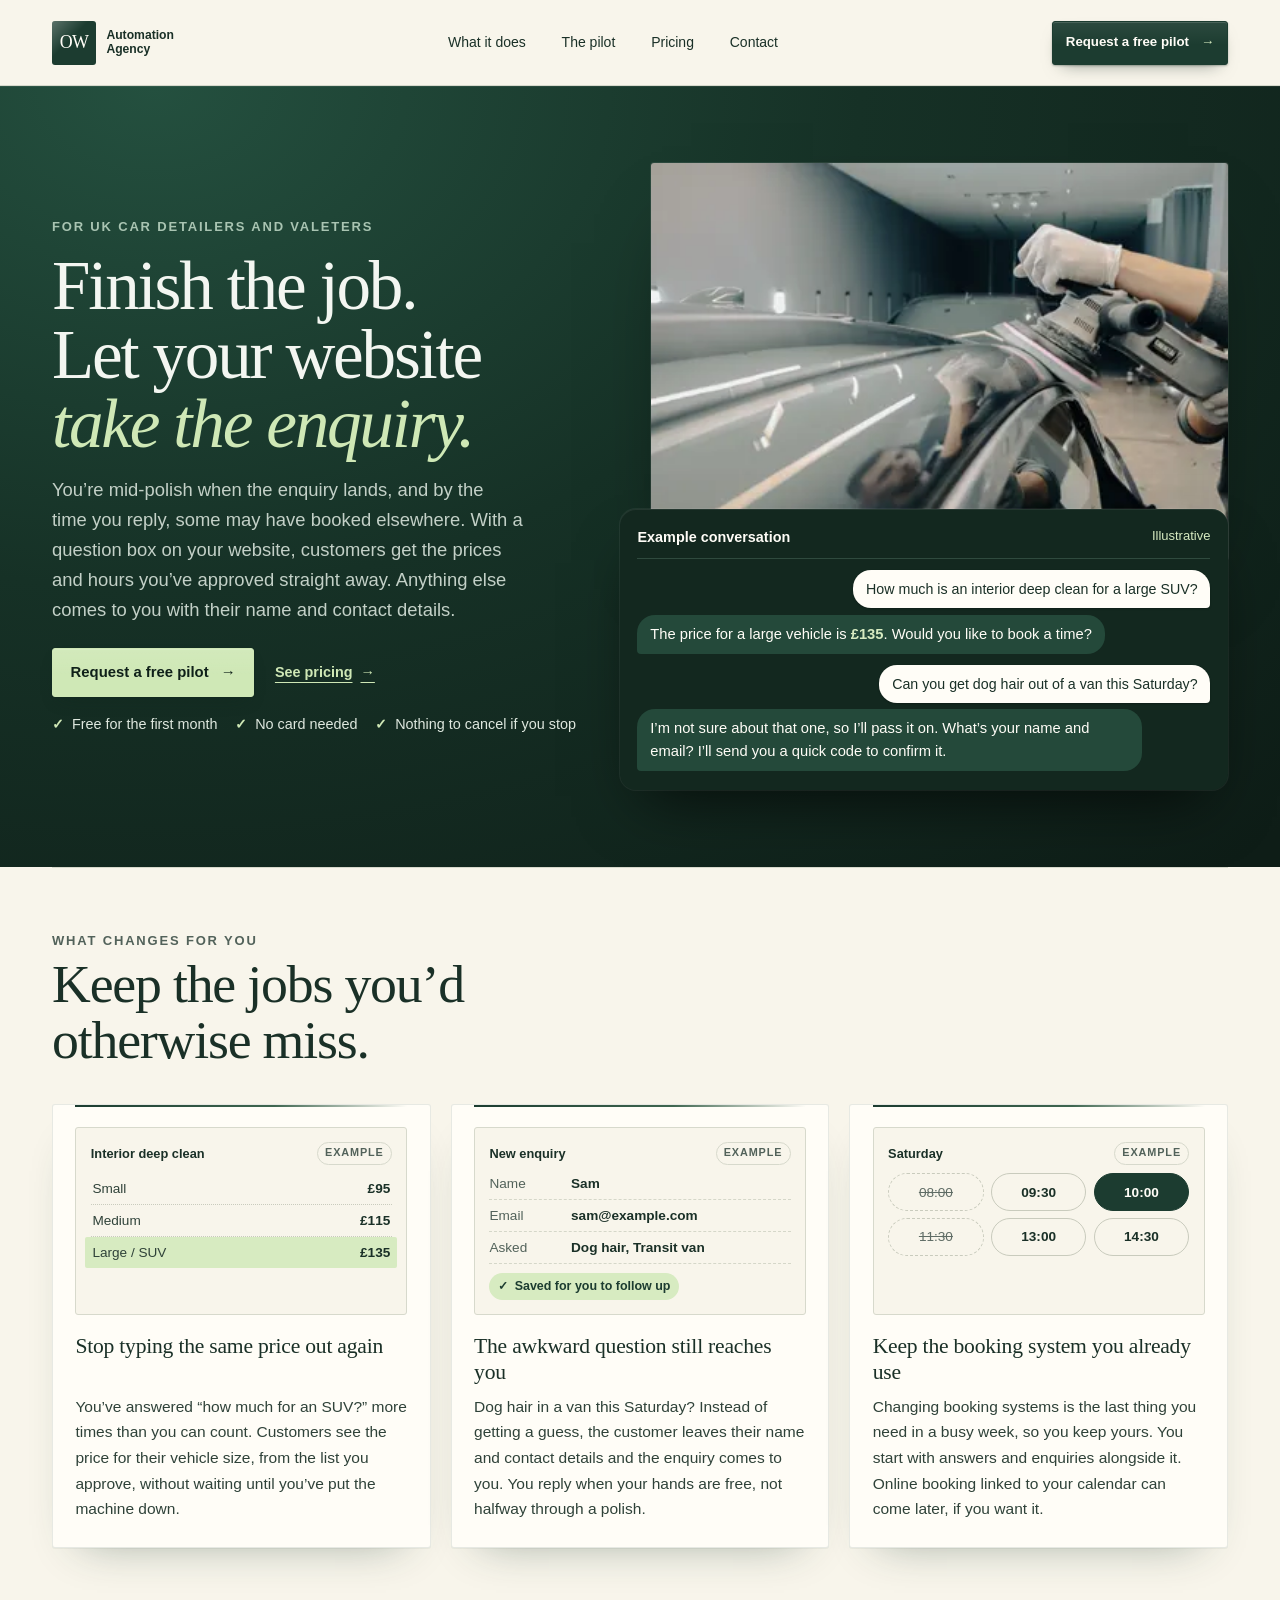
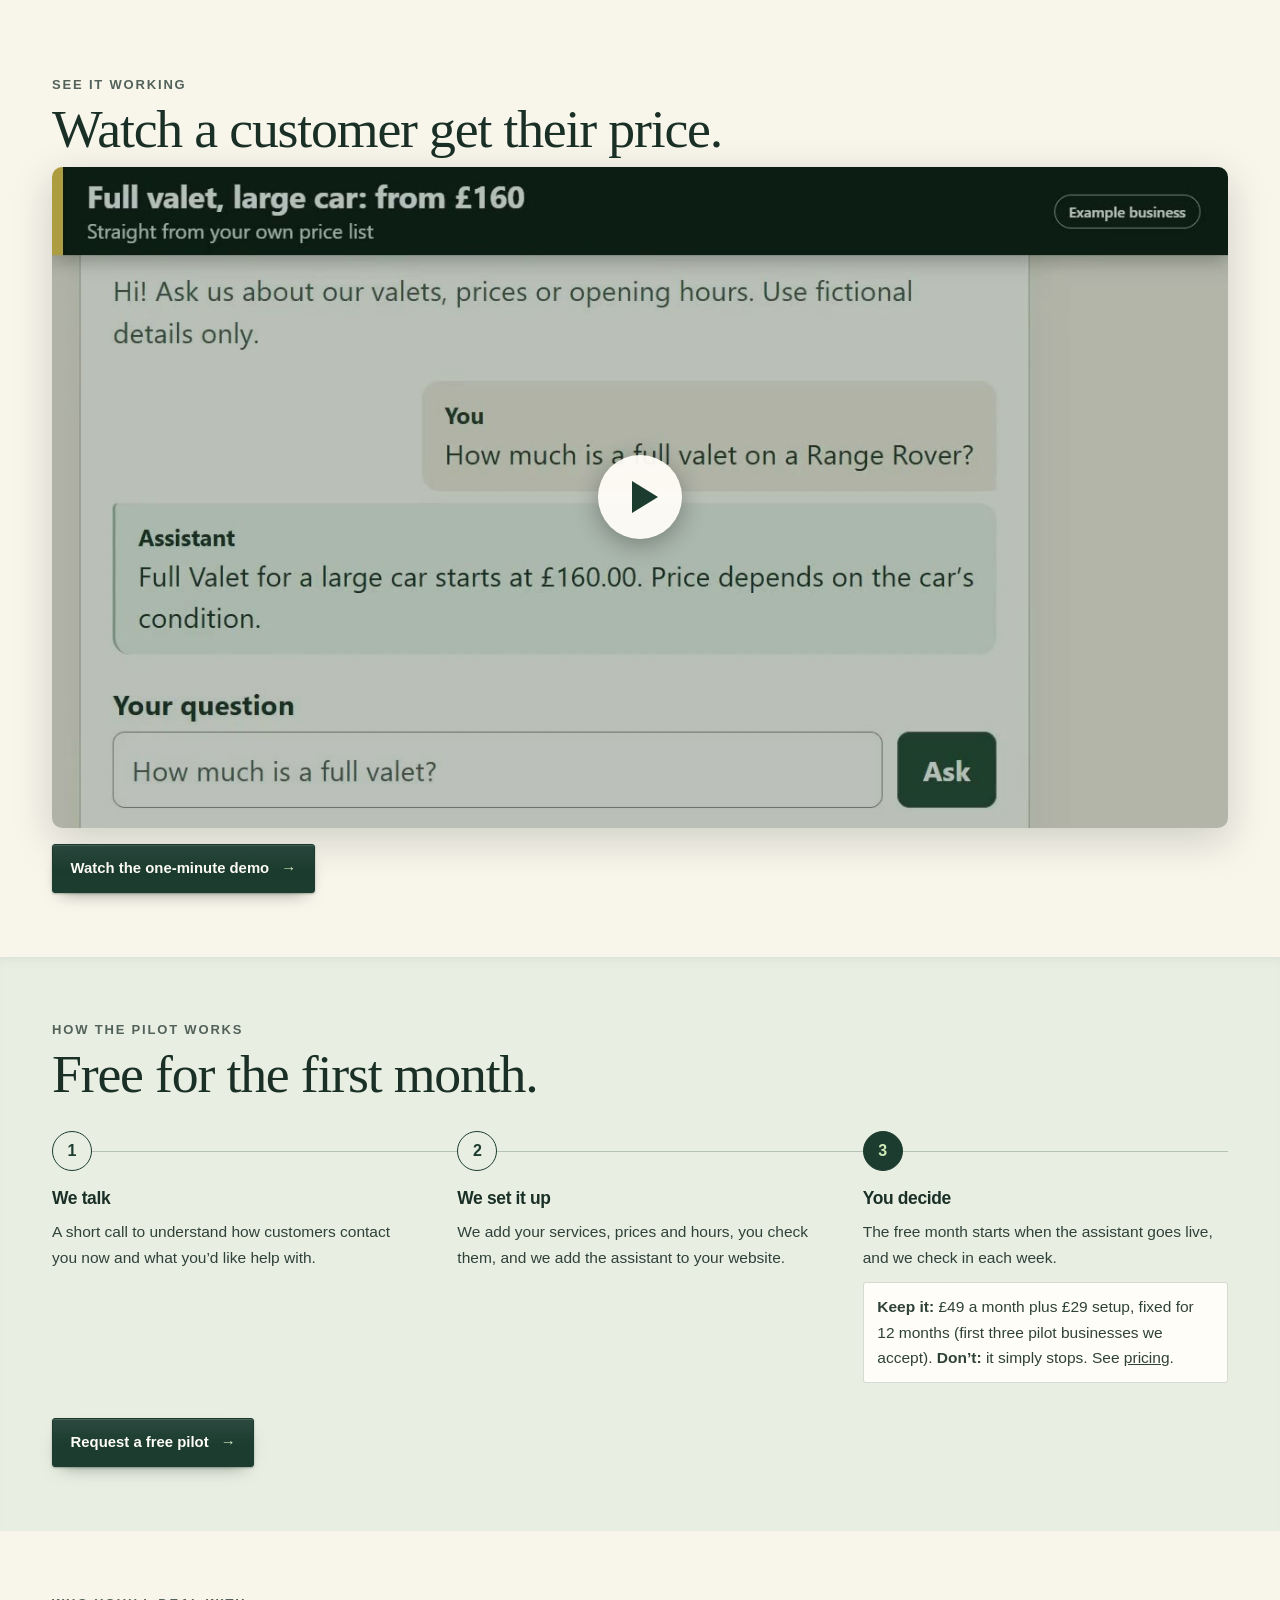
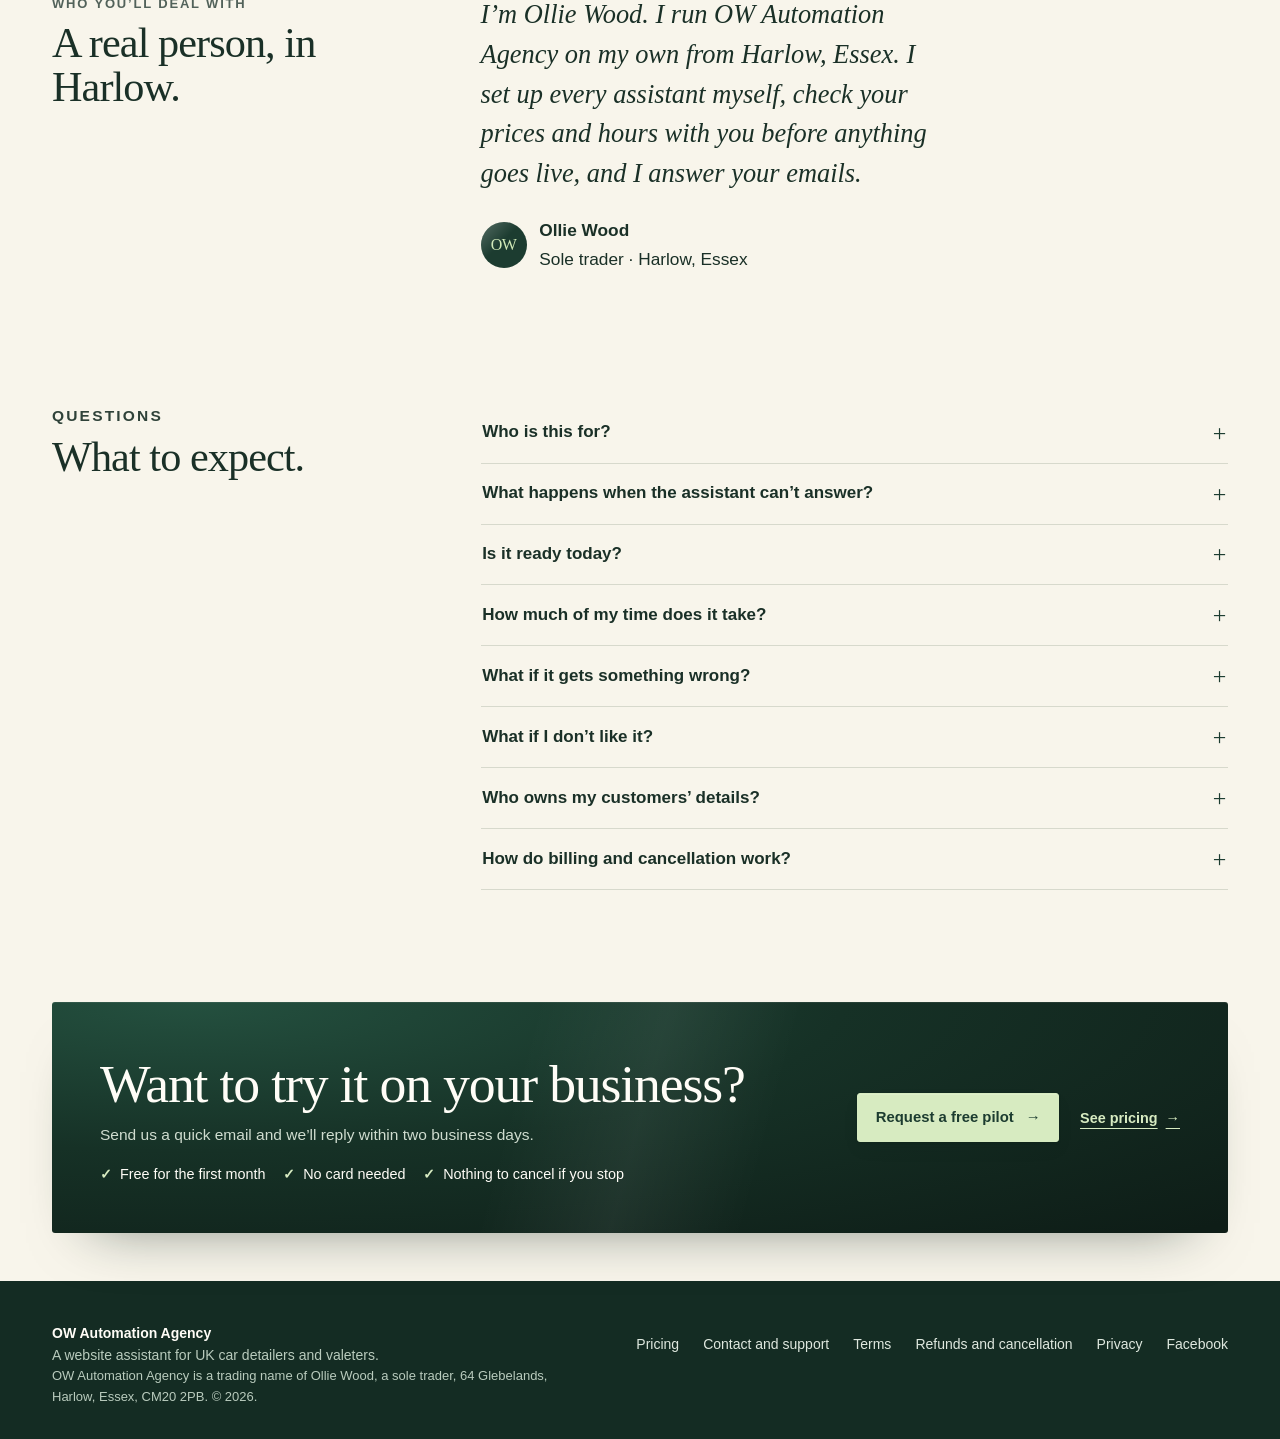
<file: index.html>
<!doctype html>
<html lang="en-GB">
<head>
  <meta charset="utf-8">
  <meta name="viewport" content="width=device-width, initial-scale=1">
  <meta name="google-site-verification" content="sF4vW86LD66Jns7MkkHPNrsDZ6_gQIdeSZzqIBPlSrk">
  <title>Website assistant for UK car detailers and valeters | OW Automation Agency</title>
  <meta name="description" content="A website assistant for UK car detailers and valeters. It answers questions from your own prices and hours, and takes enquiries for you to follow up.">
  <link rel="canonical" href="https://owautomationagency-pixel.github.io/">
  <meta property="og:type" content="website">
  <meta property="og:site_name" content="OW Automation Agency">
  <meta property="og:locale" content="en_GB">
  <meta property="og:url" content="https://owautomationagency-pixel.github.io/">
  <meta property="og:title" content="A website assistant for UK car detailers and valeters">
  <meta property="og:description" content="It answers customer questions from your own prices and hours and takes enquiries for you to follow up. Free one-month pilot, no card needed.">
  <meta property="og:image" content="https://owautomationagency-pixel.github.io/og-image.jpg">
  <meta property="og:image:width" content="1200">
  <meta property="og:image:height" content="630">
  <meta property="og:image:alt" content="OW Automation Agency: a website assistant for UK car detailers and valeters. Free one-month pilot.">
  <meta name="twitter:card" content="summary_large_image">
  <link rel="icon" href="/favicon.svg" type="image/svg+xml">
  <link rel="icon" href="/favicon.ico" sizes="32x32">
  <link rel="apple-touch-icon" href="/apple-touch-icon.png">
  <meta name="theme-color" content="#f8f5eb">
  <link rel="stylesheet" href="site.css">
  <link rel="stylesheet" href="extra.css">
</head>
<body class="ow-site">
  <a class="ow-skip" href="#main-content">Skip to main content</a>
  <header class="ow-header">
    <div class="ow-wrap ow-nav-layout">
      <a class="ow-brand" href="/" aria-label="OW Automation Agency home">
        <span class="ow-brand-mark" aria-hidden="true">OW</span>
        <span>Automation<br>Agency</span>
      </a>
      <nav class="ow-nav" aria-label="Main navigation">
        <a href="/#what-it-does">What it does</a>
        <a href="/#how-it-works">The pilot</a>
        <a href="pricing.html">Pricing</a>
        <a href="contact.html">Contact</a>
      </nav>
      <div class="ow-nav-actions">
        <a class="ow-button ow-button-small" href="contact.html#pilot">Request a free pilot <span aria-hidden="true">→</span></a>
      </div>
    </div>
  </header>

  <main id="main-content">
    <section class="ow-hero-band" aria-labelledby="hero-heading">
     <div class="ow-wrap ow-hero">
      <div class="ow-hero-copy">
        <p class="ow-kicker">For UK car detailers and valeters</p>
        <h1 id="hero-heading">Finish the job. <br>Let your website <br><em>take the enquiry.</em></h1>
        <p class="ow-lead">You’re mid-polish when the enquiry lands, and by the time you reply, some may have booked elsewhere. With a question box on your website, customers get the prices and hours you’ve approved straight away. Anything else comes to you with their name and contact details.</p>
        <div class="ow-actions">
          <a class="ow-button" href="contact.html#pilot">Request a free pilot <span aria-hidden="true">→</span></a>
          <a class="ow-inline" href="pricing.html">See pricing <span aria-hidden="true">→</span></a>
        </div>
        <ul class="ow-assurances"><li>Free for the first month</li><li>No card needed</li><li>Nothing to cancel if you stop</li></ul>
      </div>
      <figure class="ow-hero-figure">
        <div class="ow-photo"><img src="site-detailing-960.webp" srcset="site-detailing-480.webp 480w, site-detailing-960.webp 960w"
          sizes="(max-width: 760px) calc(100vw - 40px), (max-width: 1220px) 50vw, 600px"
          width="960" height="540" fetchpriority="high" alt="A detailer uses a rotary polisher on a car roof"></div>
        <div class="ow-example" role="group" aria-label="Example conversation (illustrative)">
          <p class="ow-example-name">Example conversation <span>Illustrative</span></p>
          <p class="ow-example-question">How much is an interior deep clean for a large SUV?</p>
          <p class="ow-example-answer">The price for a large vehicle is <strong>£135</strong>. Would you like to book a time?</p>
          <p class="ow-example-question">Can you get dog hair out of a van this Saturday?</p>
          <p class="ow-example-answer">I’m not sure about that one, so I’ll pass it on. What’s your name and email? I’ll send you a quick code to confirm it.</p>
        </div>
      </figure>
     </div>
    </section>

    <section class="ow-wrap ow-section ow-features" id="what-it-does" aria-labelledby="features-heading">
      <div class="ow-section-intro">
        <p class="ow-kicker">What changes for you</p>
        <h2 id="features-heading">Keep the jobs you’d otherwise miss.</h2>
      </div>
      <div class="ow-feature-list">
        <article>
          <div class="ow-vig ow-vig-price" aria-hidden="true">
            <p class="ow-vig-label">Interior deep clean <span>Example</span></p>
            <ul><li><span>Small</span><b>£95</b></li><li><span>Medium</span><b>£115</b></li><li class="is-on"><span>Large / SUV</span><b>£135</b></li></ul>
          </div>
          <h3>Stop typing the same price out again</h3>
          <p>You’ve answered “how much for an SUV?” more times than you can count. Customers see the price for their vehicle size, from the list you approve, without waiting until you’ve put the machine down.</p>
        </article>
        <article>
          <div class="ow-vig ow-vig-slip" aria-hidden="true">
            <p class="ow-vig-label">New enquiry <span>Example</span></p>
            <dl><div><dt>Name</dt><dd>Sam</dd></div><div><dt>Email</dt><dd>sam@example.com</dd></div><div><dt>Asked</dt><dd>Dog hair, Transit van</dd></div></dl>
            <p class="ow-vig-saved">Saved for you to follow up</p>
          </div>
          <h3>The awkward question still reaches you</h3>
          <p>Dog hair in a van this Saturday? Instead of getting a guess, the customer leaves their name and contact details and the enquiry comes to you. You reply when your hands are free, not halfway through a polish.</p>
        </article>
        <article>
          <div class="ow-vig ow-vig-slots" aria-hidden="true">
            <p class="ow-vig-label">Saturday <span>Example</span></p>
            <ul><li class="is-taken">08:00</li><li>09:30</li><li class="is-on">10:00</li><li class="is-taken">11:30</li><li>13:00</li><li>14:30</li></ul>
          </div>
          <h3>Keep the booking system you already use</h3>
          <p>Changing booking systems is the last thing you need in a busy week, so you keep yours. You start with answers and enquiries alongside it. Online booking linked to your calendar can come later, if you want it.</p>
        </article>
      </div>
    </section>

    <section class="ow-wrap ow-section ow-demo-teaser" id="see-it-working" aria-labelledby="demo-heading">
      <div class="ow-section-intro">
        <p class="ow-kicker">See it working</p>
        <h2 id="demo-heading">Watch a customer get their price.</h2>
      </div>
      <a class="ow-demo-link" href="demo.html">
        <span class="ow-demo-frame"><img src="ow-demo-poster.jpg" width="1280" height="720" loading="lazy" alt="The assistant on an example detailer’s website, answering a customer’s question with that business’s large-car price"><span class="ow-demo-play" aria-hidden="true"></span></span>
        <span class="ow-button">Watch the one-minute demo <span aria-hidden="true">→</span></span>
      </a>
    </section>

    <section class="ow-how" id="how-it-works" aria-labelledby="how-heading">
      <div class="ow-wrap ow-section">
        <div class="ow-section-intro">
          <p class="ow-kicker">How the pilot works</p>
          <h2 id="how-heading">Free for the first month.</h2>
        </div>
        <ol class="ow-steps">
          <li><h3>We talk</h3><p>A short call to understand how customers contact you now and what you’d like help with.</p></li>
          <li><h3>We set it up</h3><p>We add your services, prices and hours, you check them, and we add the assistant to your website.</p></li>
          <li><h3>You decide</h3><p>The free month starts when the assistant goes live, and we check in each week.</p><p><strong>Keep it:</strong> £49 a month plus £29 setup, fixed for 12 months (first three pilot businesses we accept). <strong>Don’t:</strong> it simply stops. See <a href="pricing.html">pricing</a>.</p></li>
        </ol>
        <div class="ow-actions"><a class="ow-button" href="contact.html#pilot">Request a free pilot <span aria-hidden="true">→</span></a></div>
      </div>
    </section>

    <section class="ow-wrap ow-section ow-about" aria-labelledby="about-heading">
      <div class="ow-section-intro">
        <p class="ow-kicker">Who you’ll deal with</p>
        <h2 id="about-heading">A real person, in Harlow.</h2>
      </div>
      <div>
        <p>I’m Ollie Wood. I run OW Automation Agency on my own from Harlow, Essex. I set up every assistant myself, check your prices and hours with you before anything goes live, and I answer your emails.</p>
        <p class="ow-signoff"><span class="ow-avatar" aria-hidden="true">OW</span><span><strong>Ollie Wood</strong><br>Sole trader · Harlow, Essex</span></p>
      </div>
    </section>

    <section class="ow-wrap ow-section ow-faq" id="faq" aria-labelledby="faq-heading">
      <div class="ow-section-intro">
        <p class="ow-kicker">Questions</p>
        <h2 id="faq-heading">What to expect.</h2>
      </div>
      <div>
        <details><summary>Who is this for?</summary><p>Independent car detailers and valeters in the UK who take enquiries online and miss some while they’re busy on a job. It is a service for businesses, not consumers.</p></details>
        <details><summary>What happens when the assistant can’t answer?</summary><p>It only uses the business information you approve. Anything outside that is passed to you as an enquiry with the customer’s contact details, rather than guessed.</p></details>
        <details><summary>Is it ready today?</summary><p>It’s a new product, and we’re looking for the first pilot businesses now. The first pilots start with answers and enquiries. The assistant goes live on a pilot business’s website once hosting and email alerts are ready, and we agree a start date with you. Connecting your calendar comes later. We’ll tell you exactly what’s ready before you start.</p></details>
        <details><summary>How much of my time does it take?</summary><p>A short call, then checking the services, prices and hours we’ve written up for you. During the pilot we check in once a week.</p></details>
        <details><summary>What if it gets something wrong?</summary><p>It only uses the information you approve. If something needs changing, tell us and we’ll update it. Anything it isn’t sure about comes to you as an enquiry.</p></details>
        <details><summary>What if I don’t like it?</summary><p>You don’t need to do anything. It stops at the end of the free month unless you choose to subscribe, and there’s no card to cancel. If you’d like it to stop sooner, just tell us.</p></details>
        <details><summary>Who owns my customers’ details?</summary><p>You do. We use them only to run the service for you and never contact your customers for anything else. See our <a href="privacy.html">privacy notice</a>.</p></details>
        <details><summary>How do billing and cancellation work?</summary><p>The pilot is free with no card needed. If you continue, you pay a one-off setup fee and a monthly subscription, with no long-term contract. You can cancel at any time and keep the service until the end of the month you’ve paid for. See <a href="refunds.html">refunds and cancellation</a>.</p></details>
      </div>
    </section>

    <section class="ow-wrap ow-section ow-close" aria-labelledby="close-heading">
      <div>
        <h2 id="close-heading">Want to try it on your business?</h2>
        <p>Send us a quick email and we’ll reply within two business days.</p>
        <ul class="ow-assurances"><li>Free for the first month</li><li>No card needed</li><li>Nothing to cancel if you stop</li></ul>
      </div>
      <div class="ow-actions">
        <a class="ow-button" href="contact.html#pilot">Request a free pilot <span aria-hidden="true">→</span></a>
        <a class="ow-inline" href="pricing.html">See pricing <span aria-hidden="true">→</span></a>
      </div>
    </section>
  </main>

  <footer class="ow-footer">
    <div class="ow-wrap ow-footer-layout">
      <div>
        <strong>OW Automation Agency</strong>
        <p>A website assistant for UK car detailers and valeters.</p>
        <p class="ow-footer-legal">OW Automation Agency is a trading name of Ollie Wood, a sole trader, 64 Glebelands, Harlow, Essex, CM20 2PB. © 2026.</p>
      </div>
      <nav aria-label="Footer navigation">
        <a href="pricing.html">Pricing</a>
        <a href="contact.html">Contact and support</a>
        <a href="terms.html">Terms</a>
        <a href="refunds.html">Refunds and cancellation</a>
        <a href="privacy.html">Privacy</a>
        <a href="https://www.facebook.com/profile.php?id=61596957781779" rel="me noopener">Facebook</a>
      </nav>
    </div>
  </footer>
</body>
</html>
</file>
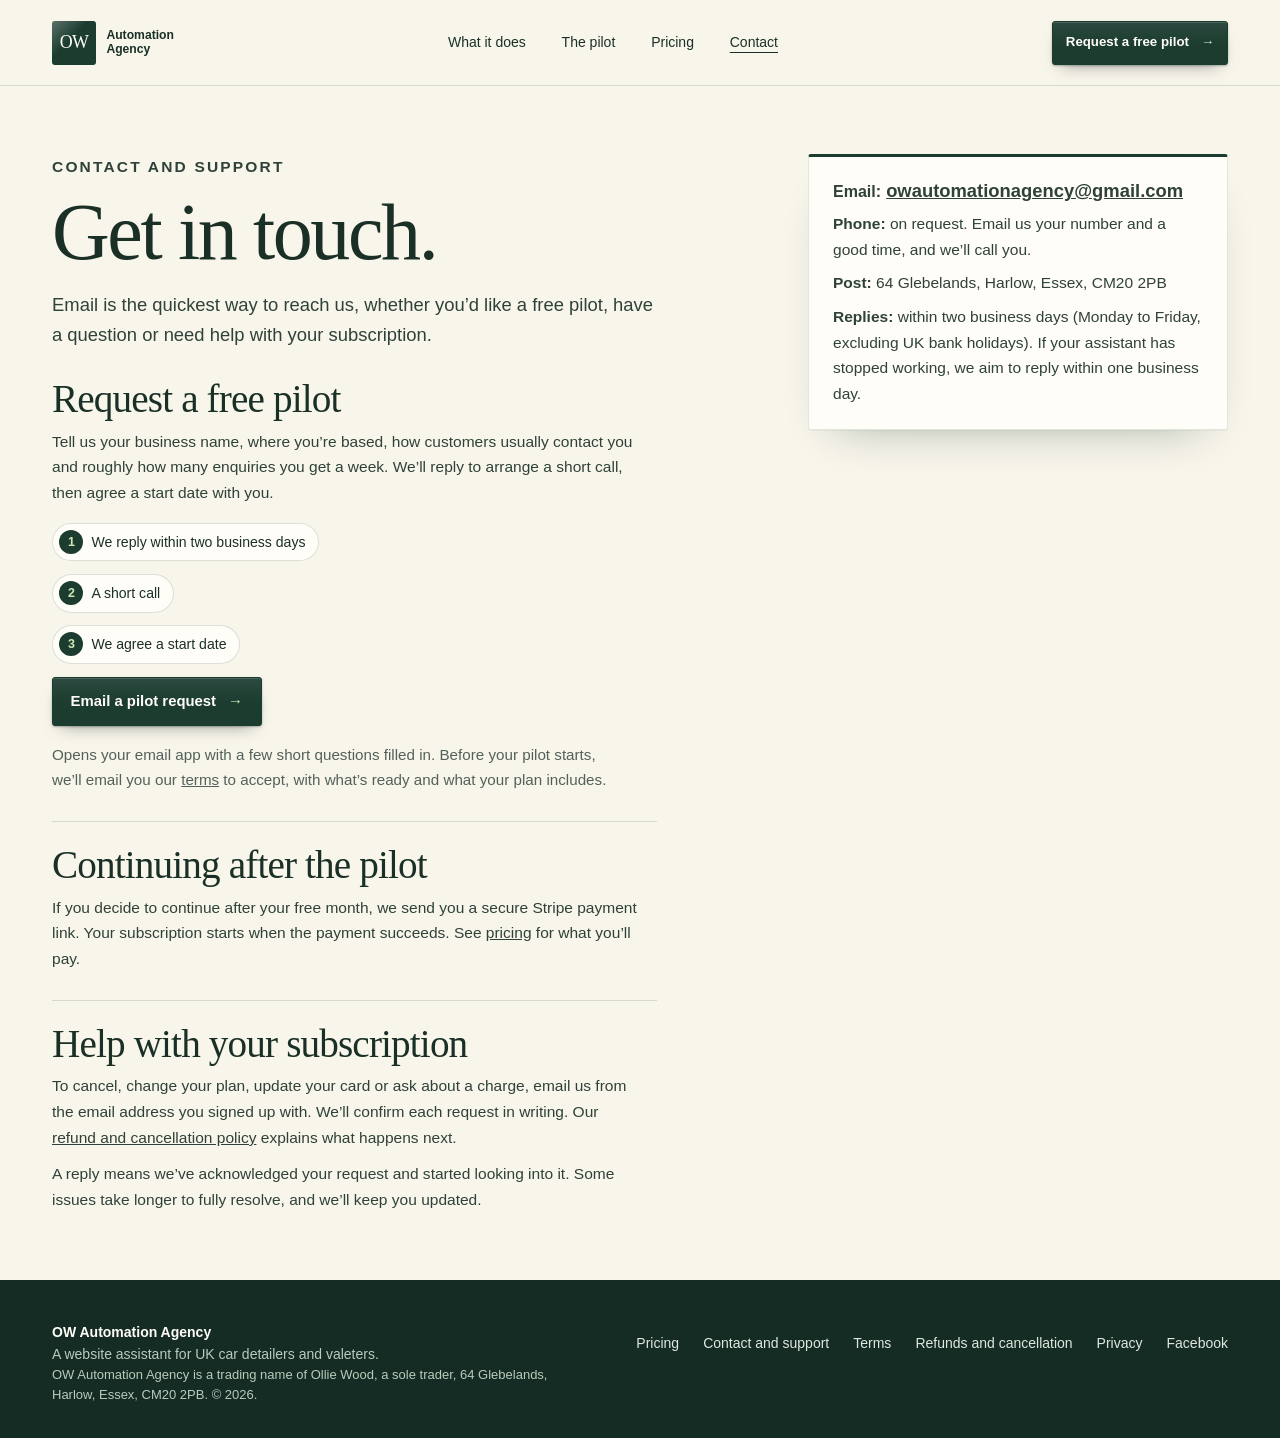
<file: contact.html>
<!doctype html>
<html lang="en-GB">
<head>
  <meta charset="utf-8">
  <meta name="viewport" content="width=device-width, initial-scale=1">
  <title>Request a free pilot or get support | OW Automation Agency</title>
  <meta name="description" content="Contact OW Automation Agency to request a free pilot, ask a question or get help with your subscription.">
  <link rel="canonical" href="https://owautomationagency-pixel.github.io/contact.html">
  <meta property="og:type" content="website">
  <meta property="og:site_name" content="OW Automation Agency">
  <meta property="og:locale" content="en_GB">
  <meta property="og:url" content="https://owautomationagency-pixel.github.io/contact.html">
  <meta property="og:title" content="Request a free pilot">
  <meta property="og:description" content="Email OW Automation Agency to request a free one-month pilot of a website assistant for your detailing business.">
  <meta property="og:image" content="https://owautomationagency-pixel.github.io/og-image.jpg">
  <meta property="og:image:width" content="1200">
  <meta property="og:image:height" content="630">
  <meta property="og:image:alt" content="OW Automation Agency: a website assistant for UK car detailers and valeters. Free one-month pilot.">
  <meta name="twitter:card" content="summary_large_image">
  <link rel="icon" href="/favicon.svg" type="image/svg+xml">
  <link rel="icon" href="/favicon.ico" sizes="32x32">
  <link rel="apple-touch-icon" href="/apple-touch-icon.png">
  <meta name="theme-color" content="#f8f5eb">
  <link rel="stylesheet" href="site.css">
  <link rel="stylesheet" href="extra.css">
</head>
<body class="ow-site">
  <a class="ow-skip" href="#main-content">Skip to main content</a>
  <header class="ow-header">
    <div class="ow-wrap ow-nav-layout">
      <a class="ow-brand" href="/" aria-label="OW Automation Agency home"><span class="ow-brand-mark" aria-hidden="true">OW</span><span>Automation<br>Agency</span></a>
      <nav class="ow-nav" aria-label="Main navigation"><a href="/#what-it-does">What it does</a><a href="/#how-it-works">The pilot</a><a href="pricing.html">Pricing</a><a href="contact.html" aria-current="page">Contact</a></nav>
      <div class="ow-nav-actions"><a class="ow-button ow-button-small" href="contact.html#pilot">Request a free pilot <span aria-hidden="true">→</span></a></div>
    </div>
  </header>

  <main id="main-content" class="ow-content ow-contact-page">
    <p class="ow-kicker">Contact and support</p>
    <h1>Get in touch.</h1>
    <p class="ow-lead">Email is the quickest way to reach us, whether you’d like a free pilot, have a question or need help with your subscription.</p>

    <section id="pilot" class="ow-pilot-request" aria-labelledby="pilot-heading">
      <h2 id="pilot-heading">Request a free pilot</h2>
      <p>Tell us your business name, where you’re based, how customers usually contact you and roughly how many enquiries you get a week. We’ll reply to arrange a short call, then agree a start date with you.</p>
      <ol class="ow-next" aria-label="What happens next"><li>We reply within two business days</li><li>A short call</li><li>We agree a start date</li></ol>
      <div class="ow-actions"><a class="ow-button" href="mailto:owautomationagency@gmail.com?subject=Free%20pilot%20request&amp;body=Business%20name%3A%20%0D%0AWhere%20you%27re%20based%3A%20%0D%0AHow%20customers%20contact%20you%20(website%2C%20Instagram%2C%20Facebook%2C%20WhatsApp%2C%20phone)%3A%20%0D%0ARoughly%20how%20many%20enquiries%20a%20week%3A%20%0D%0A">Email a pilot request <span aria-hidden="true">→</span></a></div>
      <p class="ow-small">Opens your email app with a few short questions filled in. Before your pilot starts, we’ll email you our <a href="terms.html">terms</a> to accept, with what’s ready and what your plan includes.</p>
    </section>

    <div class="ow-contact-card">
      <p class="ow-contact-email"><strong>Email:</strong> <a href="mailto:owautomationagency@gmail.com">owautomationagency@gmail.com</a></p>
      <p><strong>Phone:</strong> on request. Email us your number and a good time, and we’ll call you.</p>
      <p><strong>Post:</strong> 64 Glebelands, Harlow, Essex, CM20 2PB</p>
      <p><strong>Replies:</strong> within two business days (Monday to Friday, excluding UK bank holidays). If your assistant has stopped working, we aim to reply within one business day.</p>
    </div>


    <section aria-labelledby="continue-heading">
      <h2 id="continue-heading">Continuing after the pilot</h2>
      <p>If you decide to continue after your free month, we send you a secure Stripe payment link. Your subscription starts when the payment succeeds. See <a href="pricing.html">pricing</a> for what you’ll pay.</p>
    </section>

    <section aria-labelledby="help-heading">
      <h2 id="help-heading">Help with your subscription</h2>
      <p>To cancel, change your plan, update your card or ask about a charge, email us from the email address you signed up with. We’ll confirm each request in writing. Our <a href="refunds.html">refund and cancellation policy</a> explains what happens next.</p>
      <p>A reply means we’ve acknowledged your request and started looking into it. Some issues take longer to fully resolve, and we’ll keep you updated.</p>
    </section>
  </main>

  <footer class="ow-footer">
    <div class="ow-wrap ow-footer-layout">
      <div>
        <strong>OW Automation Agency</strong>
        <p>A website assistant for UK car detailers and valeters.</p>
        <p class="ow-footer-legal">OW Automation Agency is a trading name of Ollie Wood, a sole trader, 64 Glebelands, Harlow, Essex, CM20 2PB. © 2026.</p>
      </div>
      <nav aria-label="Footer navigation"><a href="pricing.html">Pricing</a><a href="contact.html">Contact and support</a><a href="terms.html">Terms</a><a href="refunds.html">Refunds and cancellation</a><a href="privacy.html">Privacy</a>
        <a href="https://www.facebook.com/profile.php?id=61596957781779" rel="me noopener">Facebook</a></nav>
    </div>
  </footer>
</body>
</html>
</file>
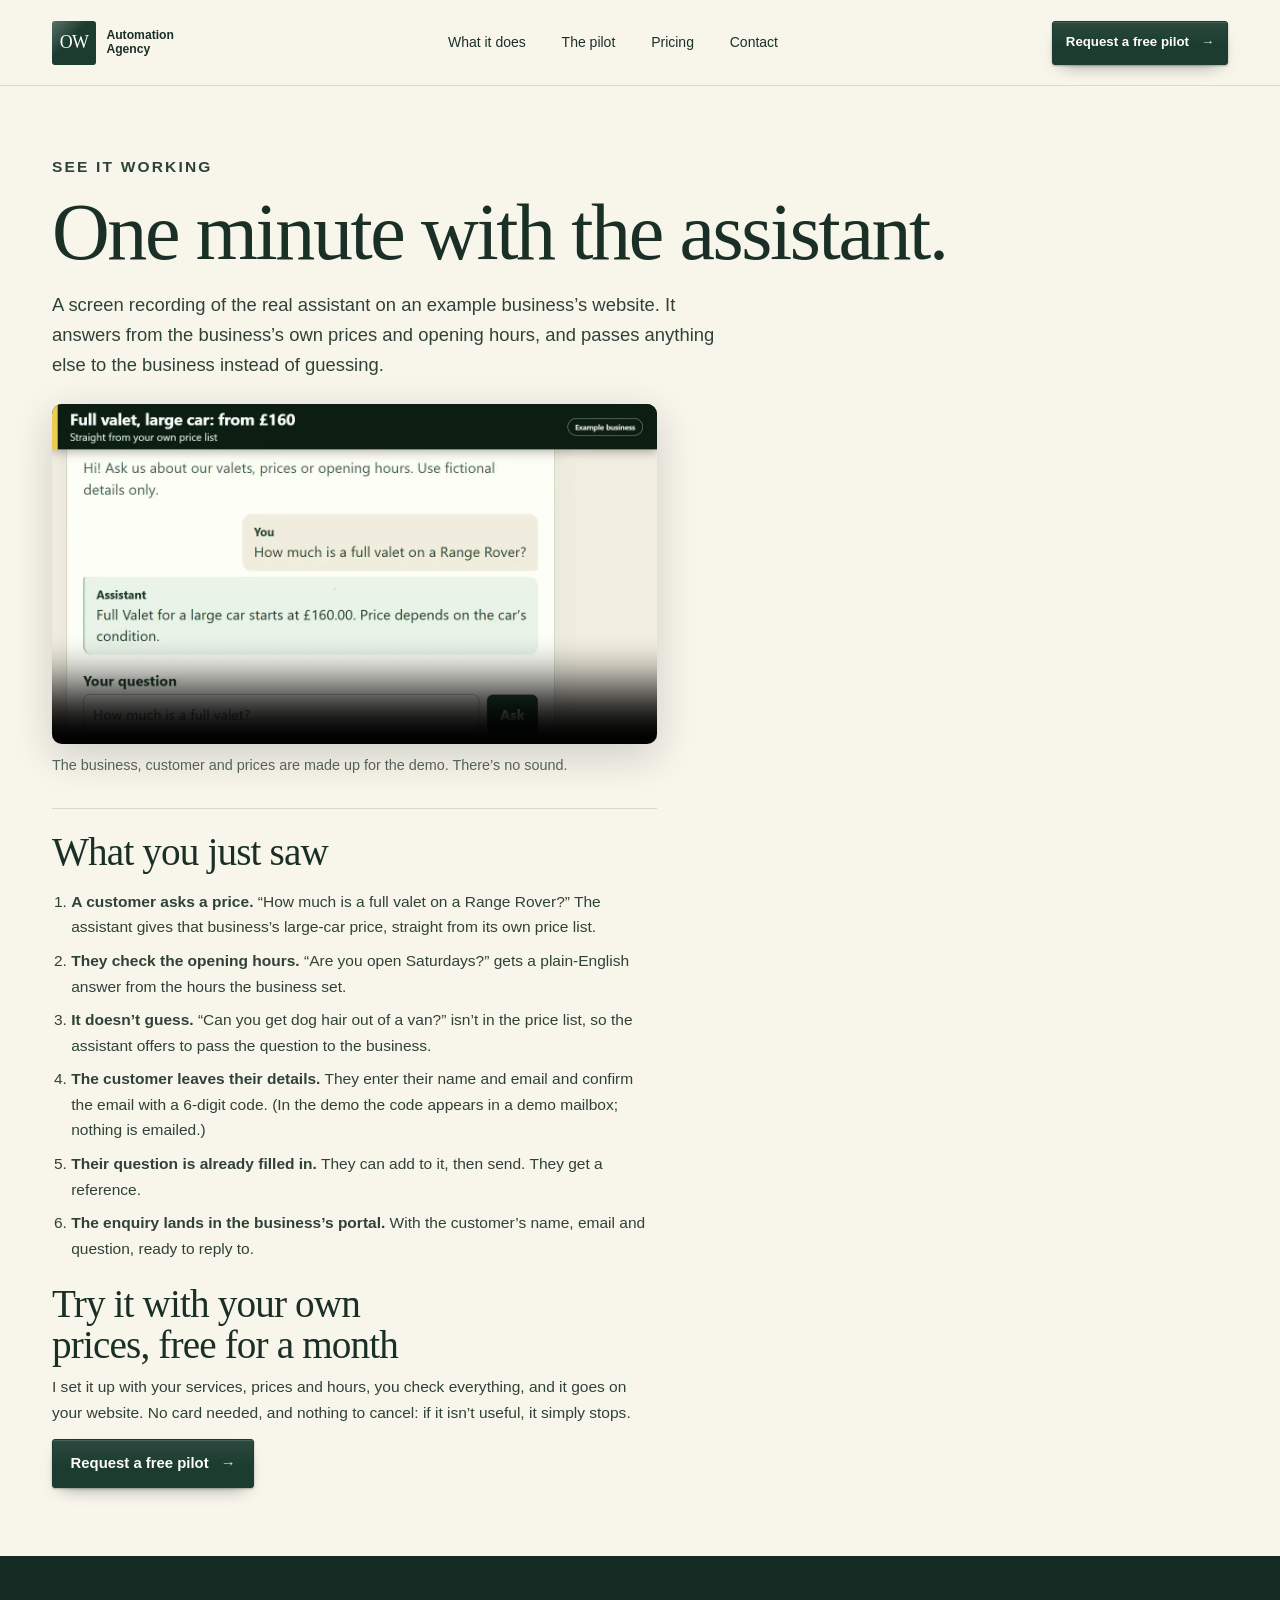
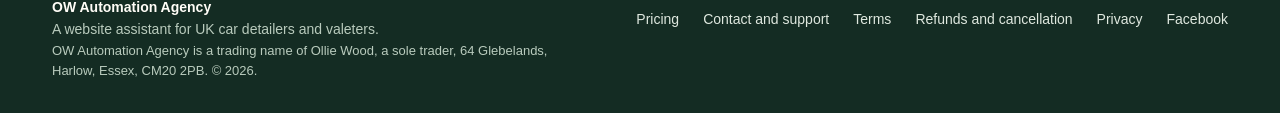
<file: demo.html>
<!doctype html>
<html lang="en-GB">
<head>
  <meta charset="utf-8">
  <meta name="viewport" content="width=device-width, initial-scale=1">
  <title>See it working: one-minute demo | OW Automation Agency</title>
  <meta name="description" content="A one-minute recording of the OW Automation Agency website assistant answering a customer from an example detailer’s own prices and hours, and passing on a question it can’t answer.">
  <link rel="canonical" href="https://owautomationagency-pixel.github.io/demo.html">
  <meta property="og:type" content="website">
  <meta property="og:site_name" content="OW Automation Agency">
  <meta property="og:locale" content="en_GB">
  <meta property="og:url" content="https://owautomationagency-pixel.github.io/demo.html">
  <meta property="og:title" content="See the website assistant working">
  <meta property="og:description" content="One minute: an example detailer’s website assistant answers prices and opening hours, and passes on what it can’t answer.">
  <meta property="og:image" content="https://owautomationagency-pixel.github.io/og-image.jpg">
  <meta property="og:image:width" content="1200">
  <meta property="og:image:height" content="630">
  <meta property="og:image:alt" content="OW Automation Agency: a website assistant for UK car detailers and valeters. Free one-month pilot.">
  <meta name="twitter:card" content="summary_large_image">
  <link rel="icon" href="/favicon.svg" type="image/svg+xml">
  <link rel="icon" href="/favicon.ico" sizes="32x32">
  <link rel="apple-touch-icon" href="/apple-touch-icon.png">
  <meta name="theme-color" content="#f8f5eb">
  <link rel="stylesheet" href="site.css">
  <link rel="stylesheet" href="extra.css">
</head>
<body class="ow-site">
  <a class="ow-skip" href="#main-content">Skip to main content</a>
  <header class="ow-header">
    <div class="ow-wrap ow-nav-layout">
      <a class="ow-brand" href="/" aria-label="OW Automation Agency home"><span class="ow-brand-mark" aria-hidden="true">OW</span><span>Automation<br>Agency</span></a>
      <nav class="ow-nav" aria-label="Main navigation"><a href="/#what-it-does">What it does</a><a href="/#how-it-works">The pilot</a><a href="pricing.html">Pricing</a><a href="contact.html">Contact</a></nav>
      <div class="ow-nav-actions"><a class="ow-button ow-button-small" href="contact.html#pilot">Request a free pilot <span aria-hidden="true">→</span></a></div>
    </div>
  </header>

  <main id="main-content" class="ow-content ow-demo-page">
    <p class="ow-kicker">See it working</p>
    <h1>One minute with the assistant.</h1>
    <p class="ow-lead">A screen recording of the real assistant on an example business’s website. It answers from the business’s own prices and opening hours, and passes anything else to the business instead of guessing.</p>

    <figure class="ow-demo-video">
      <video controls playsinline preload="metadata" poster="ow-demo-poster.jpg" width="1280" height="720">
        <source src="ow-demo.mp4" type="video/mp4">
        <a href="ow-demo.mp4">Download the demo video (MP4)</a>
      </video>
      <figcaption>The business, customer and prices are made up for the demo. There’s no sound.</figcaption>
    </figure>

    <section aria-labelledby="saw-heading">
      <h2 id="saw-heading">What you just saw</h2>
      <ol class="ow-demo-steps">
        <li><strong>A customer asks a price.</strong> “How much is a full valet on a Range Rover?” The assistant gives that business’s large-car price, straight from its own price list.</li>
        <li><strong>They check the opening hours.</strong> “Are you open Saturdays?” gets a plain-English answer from the hours the business set.</li>
        <li><strong>It doesn’t guess.</strong> “Can you get dog hair out of a van?” isn’t in the price list, so the assistant offers to pass the question to the business.</li>
        <li><strong>The customer leaves their details.</strong> They enter their name and email and confirm the email with a 6-digit code. (In the demo the code appears in a demo mailbox; nothing is emailed.)</li>
        <li><strong>Their question is already filled in.</strong> They can add to it, then send. They get a reference.</li>
        <li><strong>The enquiry lands in the business’s portal.</strong> With the customer’s name, email and question, ready to reply to.</li>
      </ol>
    </section>

    <section class="ow-pilot-request" aria-labelledby="try-heading">
      <h2 id="try-heading">Try it with your own prices, free for a month</h2>
      <p>I set it up with your services, prices and hours, you check everything, and it goes on your website. No card needed, and nothing to cancel: if it isn’t useful, it simply stops.</p>
      <div class="ow-actions"><a class="ow-button" href="contact.html#pilot">Request a free pilot <span aria-hidden="true">→</span></a></div>
    </section>
  </main>

  <footer class="ow-footer">
    <div class="ow-wrap ow-footer-layout">
      <div>
        <strong>OW Automation Agency</strong>
        <p>A website assistant for UK car detailers and valeters.</p>
        <p class="ow-footer-legal">OW Automation Agency is a trading name of Ollie Wood, a sole trader, 64 Glebelands, Harlow, Essex, CM20 2PB. © 2026.</p>
      </div>
      <nav aria-label="Footer navigation"><a href="pricing.html">Pricing</a><a href="contact.html">Contact and support</a><a href="terms.html">Terms</a><a href="refunds.html">Refunds and cancellation</a><a href="privacy.html">Privacy</a>
        <a href="https://www.facebook.com/profile.php?id=61596957781779" rel="me noopener">Facebook</a></nav>
    </div>
  </footer>
</body>
</html>
</file>
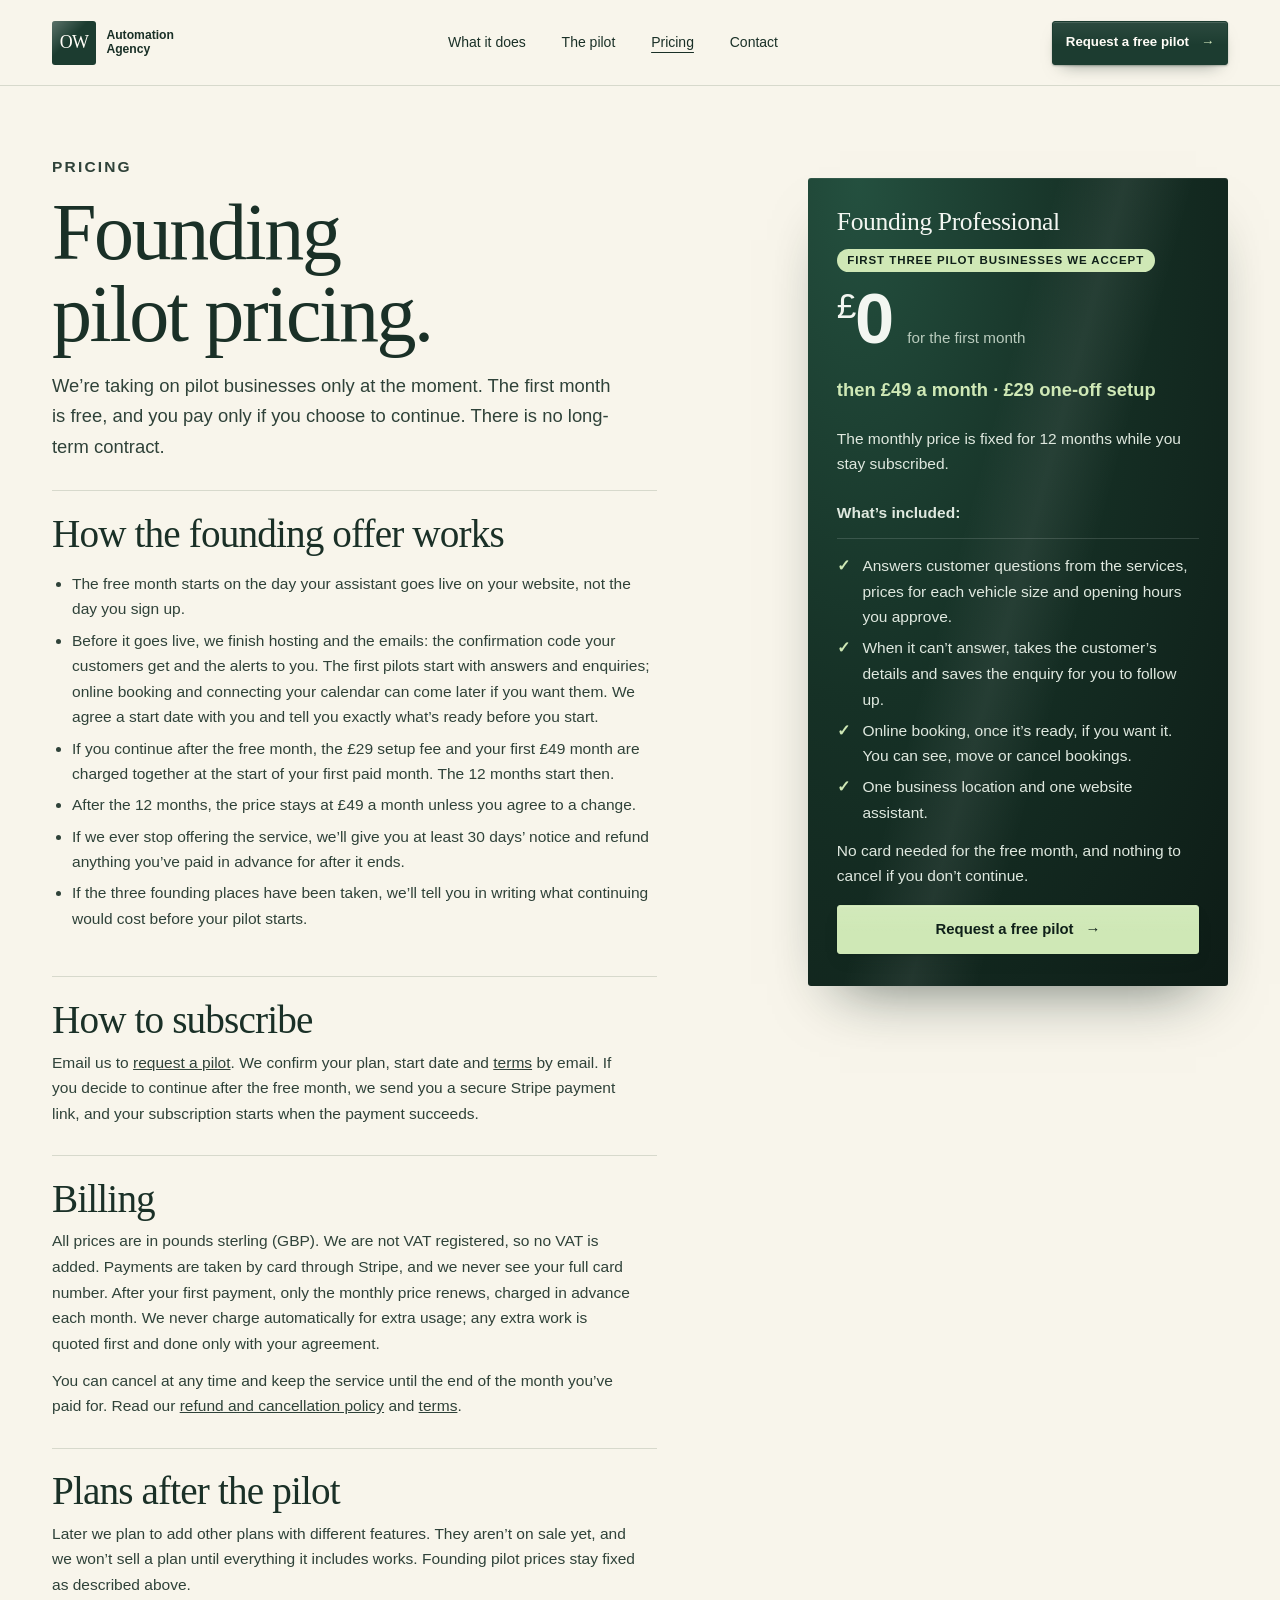
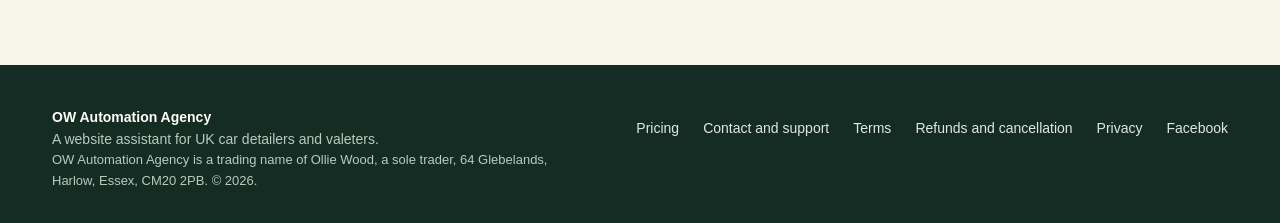
<file: pricing.html>
<!doctype html>
<html lang="en-GB">
<head>
  <meta charset="utf-8">
  <meta name="viewport" content="width=device-width, initial-scale=1">
  <title>Pricing | OW Automation Agency</title>
  <meta name="description" content="Free one-month pilot, then £49 a month plus £29 setup for the first three pilot businesses, fixed for 12 months. For UK car detailers and valeters.">
  <link rel="canonical" href="https://owautomationagency-pixel.github.io/pricing.html">
  <meta property="og:type" content="website">
  <meta property="og:site_name" content="OW Automation Agency">
  <meta property="og:locale" content="en_GB">
  <meta property="og:url" content="https://owautomationagency-pixel.github.io/pricing.html">
  <meta property="og:title" content="Pricing: free one-month pilot">
  <meta property="og:description" content="Free one-month pilot, then £49 a month plus £29 setup for the first three pilot businesses, fixed for 12 months.">
  <meta property="og:image" content="https://owautomationagency-pixel.github.io/og-image.jpg">
  <meta property="og:image:width" content="1200">
  <meta property="og:image:height" content="630">
  <meta property="og:image:alt" content="OW Automation Agency: a website assistant for UK car detailers and valeters. Free one-month pilot.">
  <meta name="twitter:card" content="summary_large_image">
  <link rel="icon" href="/favicon.svg" type="image/svg+xml">
  <link rel="icon" href="/favicon.ico" sizes="32x32">
  <link rel="apple-touch-icon" href="/apple-touch-icon.png">
  <meta name="theme-color" content="#f8f5eb">
  <link rel="stylesheet" href="site.css">
  <link rel="stylesheet" href="extra.css">
</head>
<body class="ow-site">
  <a class="ow-skip" href="#main-content">Skip to main content</a>
  <header class="ow-header">
    <div class="ow-wrap ow-nav-layout">
      <a class="ow-brand" href="/" aria-label="OW Automation Agency home"><span class="ow-brand-mark" aria-hidden="true">OW</span><span>Automation<br>Agency</span></a>
      <nav class="ow-nav" aria-label="Main navigation"><a href="/#what-it-does">What it does</a><a href="/#how-it-works">The pilot</a><a href="pricing.html" aria-current="page">Pricing</a><a href="contact.html">Contact</a></nav>
      <div class="ow-nav-actions"><a class="ow-button ow-button-small" href="contact.html#pilot">Request a free pilot <span aria-hidden="true">→</span></a></div>
    </div>
  </header>

  <main id="main-content" class="ow-content ow-pricing-page">
    <p class="ow-kicker">Pricing</p>
    <h1>Founding pilot pricing.</h1>
    <p class="ow-lead">We’re taking on pilot businesses only at the moment. The first month is free, and you pay only if you choose to continue. There is no long-term contract.</p>

    <section class="ow-price-card-section" aria-labelledby="pilot-heading">
      <h2 id="pilot-heading" class="ow-sr-only">Founding pilot</h2>
      <div class="ow-plans">
        <article class="ow-plan ow-plan-featured">
          <h3>Founding Professional</h3>
          <span class="ow-badge">First three pilot businesses we accept</span>
          <p class="ow-plan-price"><span class="ow-cur">£</span>0 <small>for the first month</small></p>
          <p class="ow-plan-then"><span class="ow-nowrap"><strong>then £49</strong> a month</span> · <span class="ow-nowrap">£29 one-off setup</span></p>
          <p>The monthly price is fixed for 12 months while you stay subscribed.</p>
          <p><strong>What’s included:</strong></p>
          <ul>
            <li>Answers customer questions from the services, prices for each vehicle size and opening hours you approve.</li>
            <li>When it can’t answer, takes the customer’s details and saves the enquiry for you to follow up.</li>
            <li>Online booking, once it’s ready, if you want it. You can see, move or cancel bookings.</li>
            <li>One business location and one website assistant.</li>
          </ul>
          <p>No card needed for the free month, and nothing to cancel if you don’t continue.</p>
          <a class="ow-button" href="contact.html#pilot">Request a free pilot <span aria-hidden="true">→</span></a>
        </article>
      </div>
    </section>

    <section aria-labelledby="offer-heading">
      <h2 id="offer-heading">How the founding offer works</h2>
      <ul>
        <li>The free month starts on the day your assistant goes live on your website, not the day you sign up.</li>
        <li>Before it goes live, we finish hosting and the emails: the confirmation code your customers get and the alerts to you. The first pilots start with answers and enquiries; online booking and connecting your calendar can come later if you want them. We agree a start date with you and tell you exactly what’s ready before you start.</li>
        <li>If you continue after the free month, the £29 setup fee and your first £49 month are charged together at the start of your first paid month. The 12 months start then.</li>
        <li>After the 12 months, the price stays at £49 a month unless you agree to a change.</li>
        <li>If we ever stop offering the service, we’ll give you at least 30 days’ notice and refund anything you’ve paid in advance for after it ends.</li>
        <li>If the three founding places have been taken, we’ll tell you in writing what continuing would cost before your pilot starts.</li>
      </ul>
    </section>

    <section aria-labelledby="subscribe-heading">
      <h2 id="subscribe-heading">How to subscribe</h2>
      <p>Email us to <a href="contact.html">request a pilot</a>. We confirm your plan, start date and <a href="terms.html">terms</a> by email. If you decide to continue after the free month, we send you a secure Stripe payment link, and your subscription starts when the payment succeeds.</p>
    </section>


    <section aria-labelledby="billing-heading">
      <h2 id="billing-heading">Billing</h2>
      <p>All prices are in pounds sterling (GBP). We are not VAT registered, so no VAT is added. Payments are taken by card through Stripe, and we never see your full card number. After your first payment, only the monthly price renews, charged in advance each month. We never charge automatically for extra usage; any extra work is quoted first and done only with your agreement.</p>
      <p>You can cancel at any time and keep the service until the end of the month you’ve paid for. Read our <a href="refunds.html">refund and cancellation policy</a> and <a href="terms.html">terms</a>.</p>
    </section>

    <section aria-labelledby="later-heading">
      <h2 id="later-heading">Plans after the pilot</h2>
      <p>Later we plan to add other plans with different features. They aren’t on sale yet, and we won’t sell a plan until everything it includes works. Founding pilot prices stay fixed as described above.</p>
    </section>
  </main>

  <footer class="ow-footer">
    <div class="ow-wrap ow-footer-layout">
      <div>
        <strong>OW Automation Agency</strong>
        <p>A website assistant for UK car detailers and valeters.</p>
        <p class="ow-footer-legal">OW Automation Agency is a trading name of Ollie Wood, a sole trader, 64 Glebelands, Harlow, Essex, CM20 2PB. © 2026.</p>
      </div>
      <nav aria-label="Footer navigation"><a href="pricing.html">Pricing</a><a href="contact.html">Contact and support</a><a href="terms.html">Terms</a><a href="refunds.html">Refunds and cancellation</a><a href="privacy.html">Privacy</a>
        <a href="https://www.facebook.com/profile.php?id=61596957781779" rel="me noopener">Facebook</a></nav>
    </div>
  </footer>
</body>
</html>
</file>
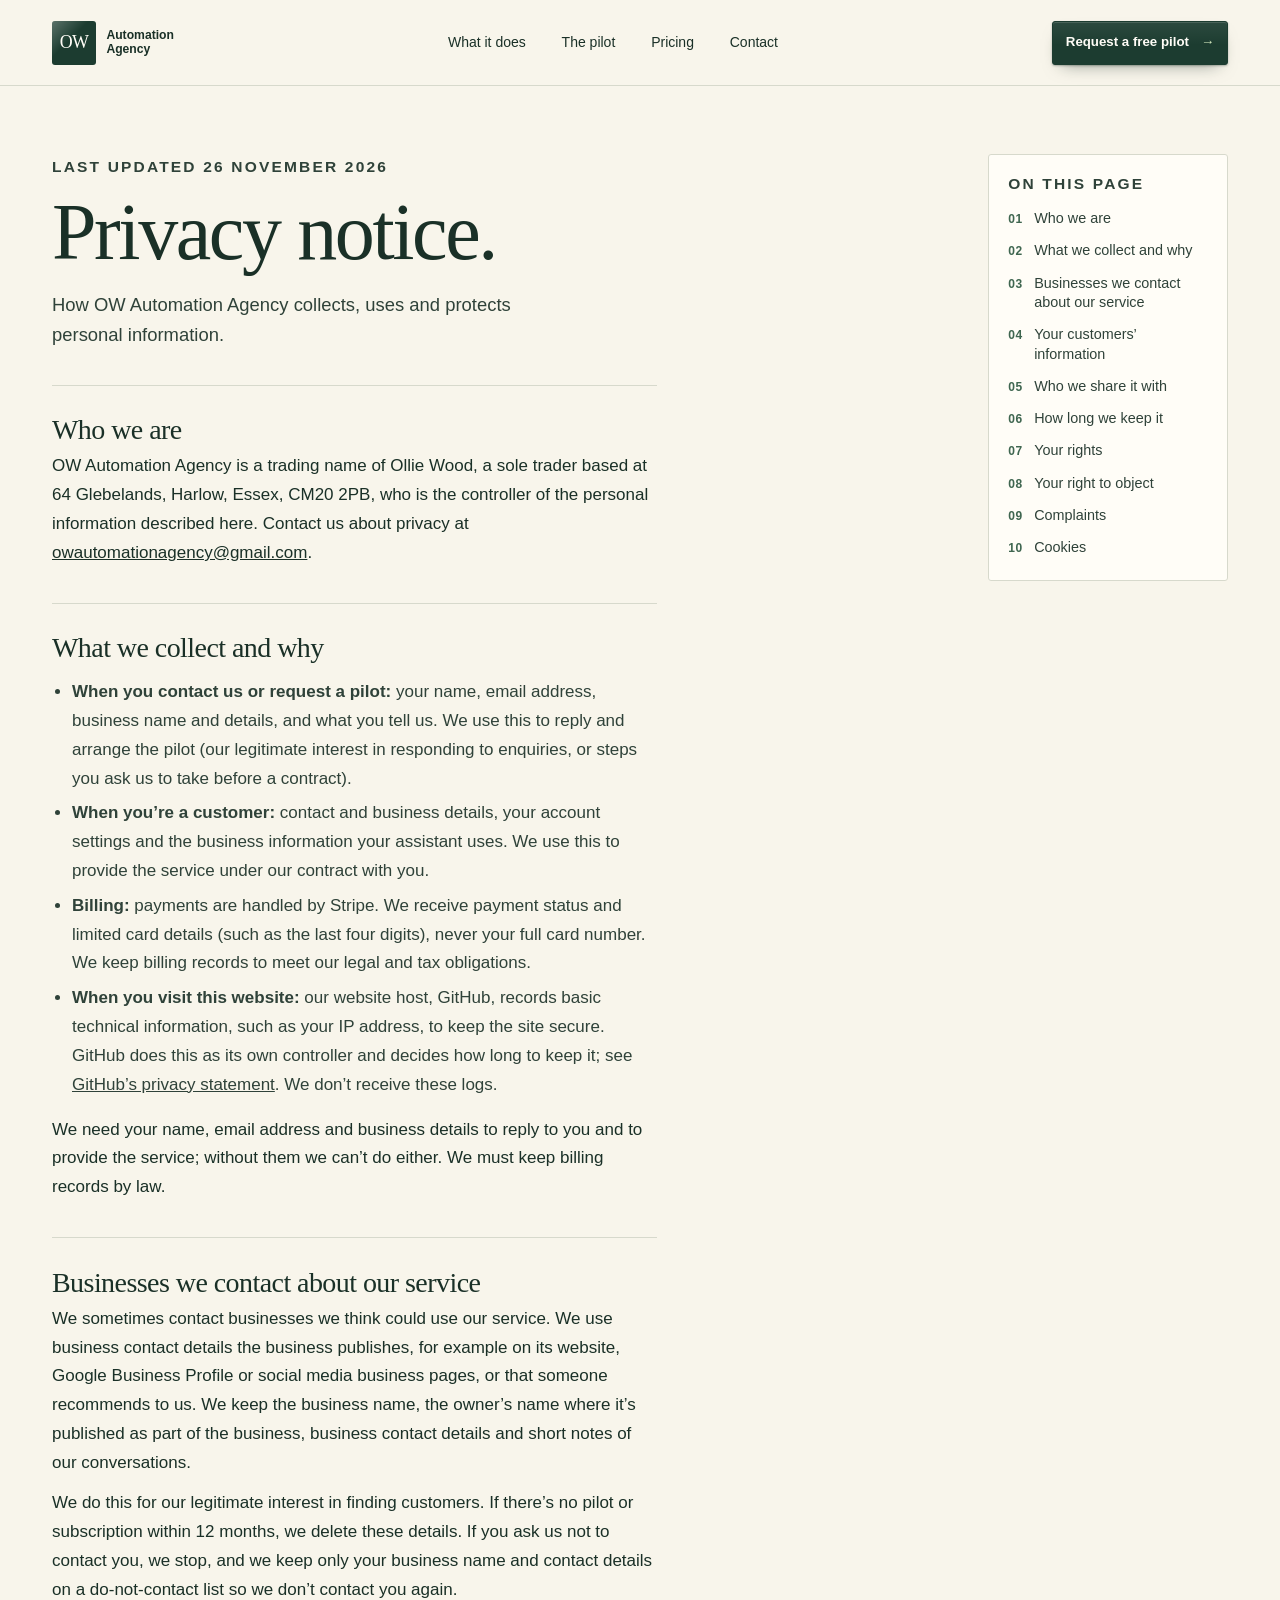
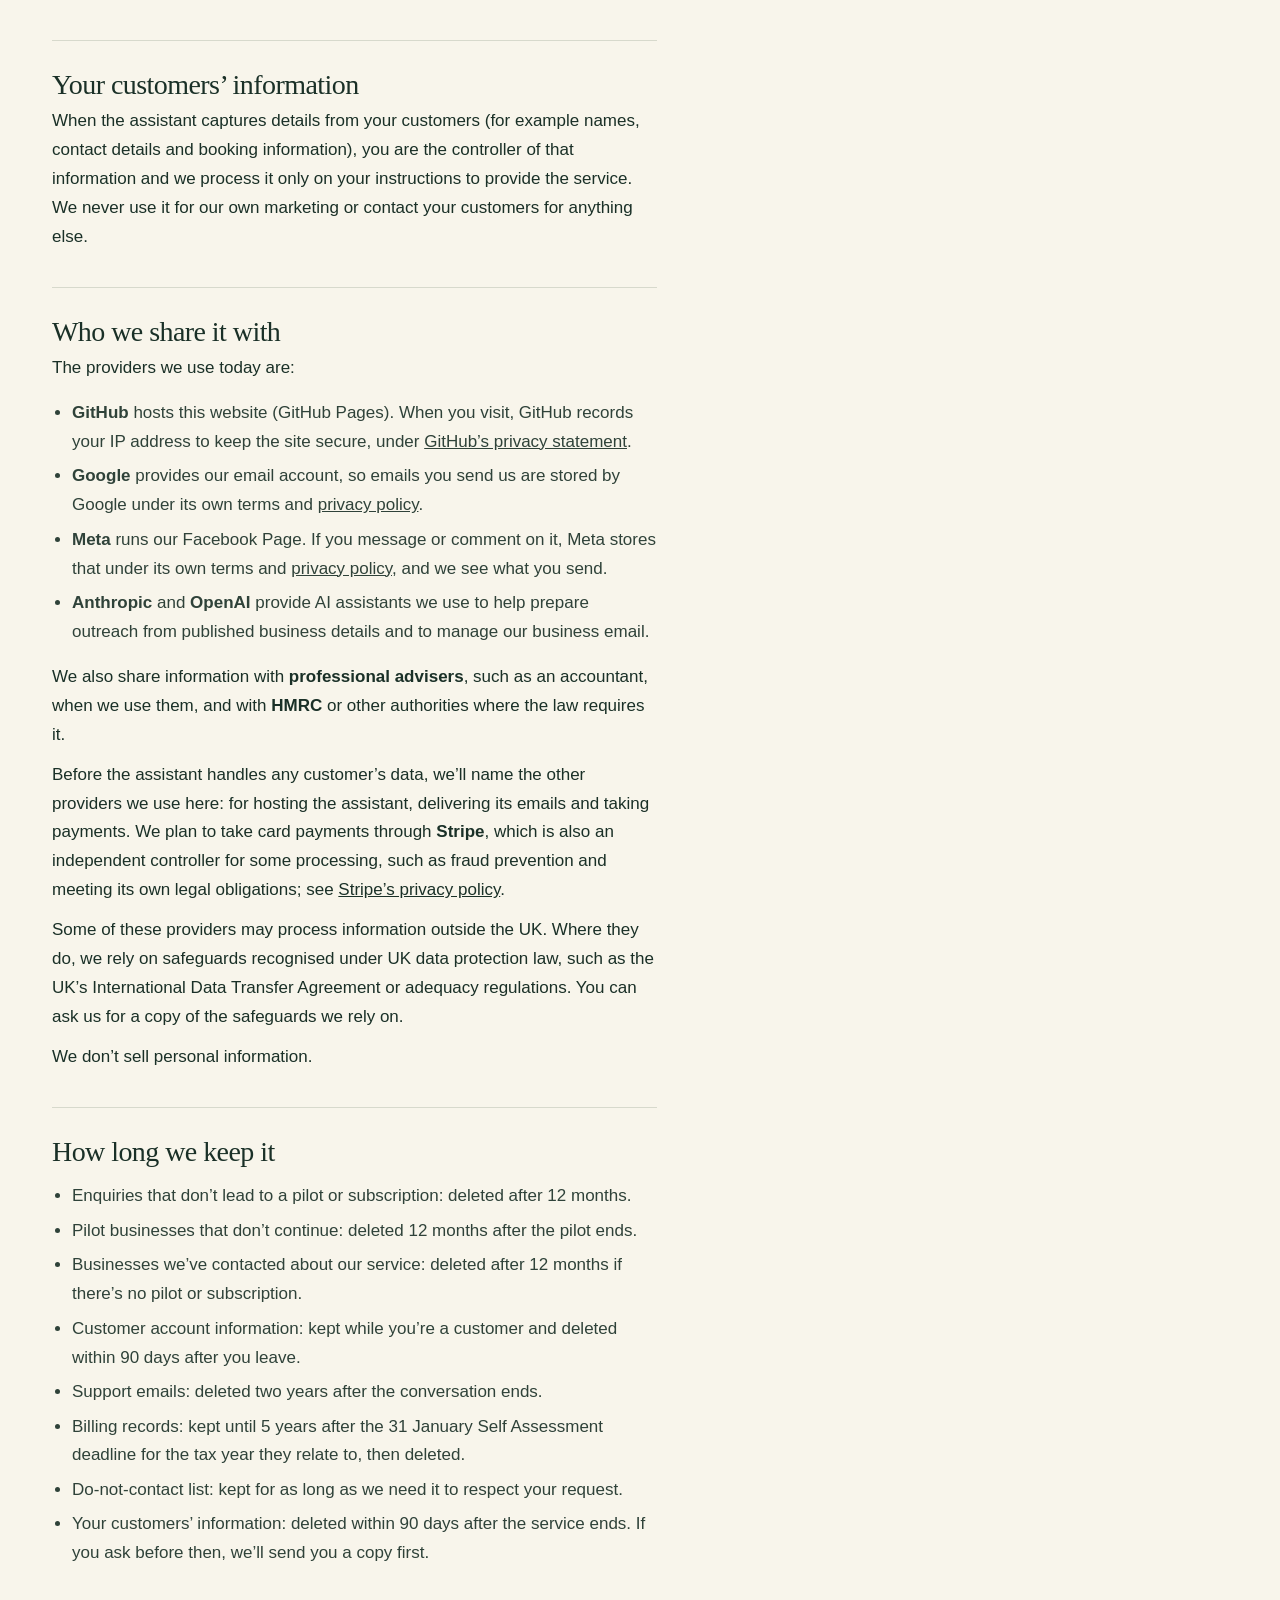
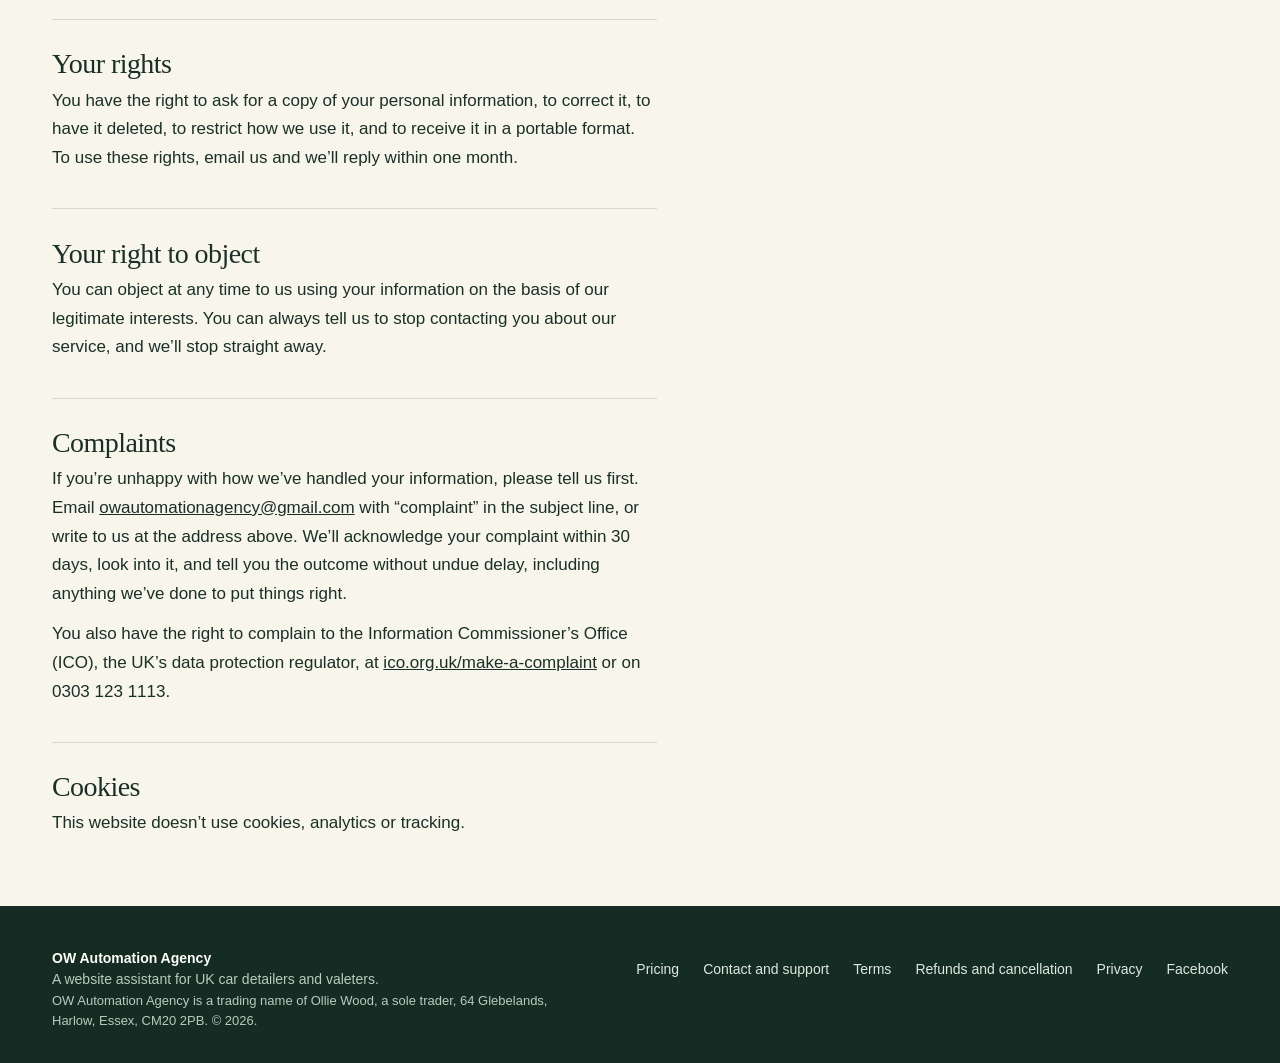
<file: privacy.html>
<!doctype html>
<html lang="en-GB">
<head>
  <meta charset="utf-8">
  <meta name="viewport" content="width=device-width, initial-scale=1">
  <title>Privacy notice | OW Automation Agency</title>
  <meta name="description" content="How OW Automation Agency collects, uses and protects personal information.">
  <link rel="canonical" href="https://owautomationagency-pixel.github.io/privacy.html">
  <meta property="og:type" content="website">
  <meta property="og:site_name" content="OW Automation Agency">
  <meta property="og:locale" content="en_GB">
  <meta property="og:url" content="https://owautomationagency-pixel.github.io/privacy.html">
  <meta property="og:title" content="Privacy notice">
  <meta property="og:description" content="How OW Automation Agency collects, uses and protects personal information.">
  <meta property="og:image" content="https://owautomationagency-pixel.github.io/og-image.jpg">
  <meta property="og:image:width" content="1200">
  <meta property="og:image:height" content="630">
  <meta property="og:image:alt" content="OW Automation Agency: a website assistant for UK car detailers and valeters. Free one-month pilot.">
  <meta name="twitter:card" content="summary_large_image">
  <link rel="icon" href="/favicon.svg" type="image/svg+xml">
  <link rel="icon" href="/favicon.ico" sizes="32x32">
  <link rel="apple-touch-icon" href="/apple-touch-icon.png">
  <meta name="theme-color" content="#f8f5eb">
  <link rel="stylesheet" href="site.css">
  <link rel="stylesheet" href="extra.css">
</head>
<body class="ow-site">
  <a class="ow-skip" href="#main-content">Skip to main content</a>
  <header class="ow-header">
    <div class="ow-wrap ow-nav-layout">
      <a class="ow-brand" href="/" aria-label="OW Automation Agency home"><span class="ow-brand-mark" aria-hidden="true">OW</span><span>Automation<br>Agency</span></a>
      <nav class="ow-nav" aria-label="Main navigation"><a href="/#what-it-does">What it does</a><a href="/#how-it-works">The pilot</a><a href="pricing.html">Pricing</a><a href="contact.html">Contact</a></nav>
      <div class="ow-nav-actions"><a class="ow-button ow-button-small" href="contact.html#pilot">Request a free pilot <span aria-hidden="true">→</span></a></div>
    </div>
  </header>

  <main id="main-content" class="ow-content ow-legal">
    <p class="ow-kicker">Last updated 26 November 2026</p>
    <h1>Privacy notice.</h1>
    <p class="ow-lead">How OW Automation Agency collects, uses and protects personal information.</p>
    <nav class="ow-toc" aria-label="On this page"><p class="ow-kicker">On this page</p><ul><li><a href="#who-heading">Who we are</a></li><li><a href="#what-heading">What we collect and why</a></li><li><a href="#prospects-heading">Businesses we contact about our service</a></li><li><a href="#customers-heading">Your customers’ information</a></li><li><a href="#share-heading">Who we share it with</a></li><li><a href="#keep-heading">How long we keep it</a></li><li><a href="#rights-heading">Your rights</a></li><li><a href="#object-heading">Your right to object</a></li><li><a href="#complain-heading">Complaints</a></li><li><a href="#cookies-heading">Cookies</a></li></ul></nav>

    <section aria-labelledby="who-heading">
      <h2 id="who-heading">Who we are</h2>
      <p>OW Automation Agency is a trading name of Ollie Wood, a sole trader based at 64 Glebelands, Harlow, Essex, CM20 2PB, who is the controller of the personal information described here. Contact us about privacy at <a href="mailto:owautomationagency@gmail.com">owautomationagency@gmail.com</a>.</p>
    </section>

    <section aria-labelledby="what-heading">
      <h2 id="what-heading">What we collect and why</h2>
      <ul>
        <li><strong>When you contact us or request a pilot:</strong> your name, email address, business name and details, and what you tell us. We use this to reply and arrange the pilot (our legitimate interest in responding to enquiries, or steps you ask us to take before a contract).</li>
        <li><strong>When you’re a customer:</strong> contact and business details, your account settings and the business information your assistant uses. We use this to provide the service under our contract with you.</li>
        <li><strong>Billing:</strong> payments are handled by Stripe. We receive payment status and limited card details (such as the last four digits), never your full card number. We keep billing records to meet our legal and tax obligations.</li>
        <li><strong>When you visit this website:</strong> our website host, GitHub, records basic technical information, such as your IP address, to keep the site secure. GitHub does this as its own controller and decides how long to keep it; see <a href="https://docs.github.com/en/site-policy/privacy-policies/github-general-privacy-statement">GitHub’s privacy statement</a>. We don’t receive these logs.</li>
      </ul>
      <p>We need your name, email address and business details to reply to you and to provide the service; without them we can’t do either. We must keep billing records by law.</p>
    </section>

    <section aria-labelledby="prospects-heading">
      <h2 id="prospects-heading">Businesses we contact about our service</h2>
      <p>We sometimes contact businesses we think could use our service. We use business contact details the business publishes, for example on its website, Google Business Profile or social media business pages, or that someone recommends to us. We keep the business name, the owner’s name where it’s published as part of the business, business contact details and short notes of our conversations.</p>
      <p>We do this for our legitimate interest in finding customers. If there’s no pilot or subscription within 12 months, we delete these details. If you ask us not to contact you, we stop, and we keep only your business name and contact details on a do-not-contact list so we don’t contact you again.</p>
    </section>

    <section aria-labelledby="customers-heading">
      <h2 id="customers-heading">Your customers’ information</h2>
      <p>When the assistant captures details from your customers (for example names, contact details and booking information), you are the controller of that information and we process it only on your instructions to provide the service. We never use it for our own marketing or contact your customers for anything else.</p>
    </section>

    <section aria-labelledby="share-heading">
      <h2 id="share-heading">Who we share it with</h2>
      <p>The providers we use today are:</p>
      <ul>
        <li><strong>GitHub</strong> hosts this website (GitHub Pages). When you visit, GitHub records your IP address to keep the site secure, under <a href="https://docs.github.com/en/site-policy/privacy-policies/github-general-privacy-statement">GitHub’s privacy statement</a>.</li>
        <li><strong>Google</strong> provides our email account, so emails you send us are stored by Google under its own terms and <a href="https://policies.google.com/privacy">privacy policy</a>.</li>
        <li><strong>Meta</strong> runs our Facebook Page. If you message or comment on it, Meta stores that under its own terms and <a href="https://www.facebook.com/privacy/policy/">privacy policy</a>, and we see what you send.</li>
        <li><strong>Anthropic</strong> and <strong>OpenAI</strong> provide AI assistants we use to help prepare outreach from published business details and to manage our business email.</li>
      </ul>
      <p>We also share information with <strong>professional advisers</strong>, such as an accountant, when we use them, and with <strong>HMRC</strong> or other authorities where the law requires it.</p>
      <p>Before the assistant handles any customer’s data, we’ll name the other providers we use here: for hosting the assistant, delivering its emails and taking payments. We plan to take card payments through <strong>Stripe</strong>, which is also an independent controller for some processing, such as fraud prevention and meeting its own legal obligations; see <a href="https://stripe.com/gb/privacy">Stripe’s privacy policy</a>.</p>
      <p>Some of these providers may process information outside the UK. Where they do, we rely on safeguards recognised under UK data protection law, such as the UK’s International Data Transfer Agreement or adequacy regulations. You can ask us for a copy of the safeguards we rely on.</p>
      <p>We don’t sell personal information.</p>
    </section>

    <section aria-labelledby="keep-heading">
      <h2 id="keep-heading">How long we keep it</h2>
      <ul>
        <li>Enquiries that don’t lead to a pilot or subscription: deleted after 12 months.</li>
        <li>Pilot businesses that don’t continue: deleted 12 months after the pilot ends.</li>
        <li>Businesses we’ve contacted about our service: deleted after 12 months if there’s no pilot or subscription.</li>
        <li>Customer account information: kept while you’re a customer and deleted within 90 days after you leave.</li>
        <li>Support emails: deleted two years after the conversation ends.</li>
        <li>Billing records: kept until 5 years after the 31 January Self Assessment deadline for the tax year they relate to, then deleted.</li>
        <li>Do-not-contact list: kept for as long as we need it to respect your request.</li>
        <li>Your customers’ information: deleted within 90 days after the service ends. If you ask before then, we’ll send you a copy first.</li>
      </ul>
    </section>

    <section aria-labelledby="rights-heading">
      <h2 id="rights-heading">Your rights</h2>
      <p>You have the right to ask for a copy of your personal information, to correct it, to have it deleted, to restrict how we use it, and to receive it in a portable format. To use these rights, email us and we’ll reply within one month.</p>
    </section>

    <section aria-labelledby="object-heading">
      <h2 id="object-heading">Your right to object</h2>
      <p>You can object at any time to us using your information on the basis of our legitimate interests. You can always tell us to stop contacting you about our service, and we’ll stop straight away.</p>
    </section>

    <section aria-labelledby="complain-heading">
      <h2 id="complain-heading">Complaints</h2>
      <p>If you’re unhappy with how we’ve handled your information, please tell us first. Email <a href="mailto:owautomationagency@gmail.com?subject=Complaint">owautomationagency@gmail.com</a> with “complaint” in the subject line, or write to us at the address above. We’ll acknowledge your complaint within 30 days, look into it, and tell you the outcome without undue delay, including anything we’ve done to put things right.</p>
      <p>You also have the right to complain to the Information Commissioner’s Office (ICO), the UK’s data protection regulator, at <a href="https://ico.org.uk/make-a-complaint/">ico.org.uk/make-a-complaint</a> or on 0303 123 1113.</p>
    </section>

    <section aria-labelledby="cookies-heading">
      <h2 id="cookies-heading">Cookies</h2>
      <p>This website doesn’t use cookies, analytics or tracking.</p>
    </section>
  </main>

  <footer class="ow-footer">
    <div class="ow-wrap ow-footer-layout">
      <div>
        <strong>OW Automation Agency</strong>
        <p>A website assistant for UK car detailers and valeters.</p>
        <p class="ow-footer-legal">OW Automation Agency is a trading name of Ollie Wood, a sole trader, 64 Glebelands, Harlow, Essex, CM20 2PB. © 2026.</p>
      </div>
      <nav aria-label="Footer navigation"><a href="pricing.html">Pricing</a><a href="contact.html">Contact and support</a><a href="terms.html">Terms</a><a href="refunds.html">Refunds and cancellation</a><a href="privacy.html">Privacy</a>
        <a href="https://www.facebook.com/profile.php?id=61596957781779" rel="me noopener">Facebook</a></nav>
    </div>
  </footer>
</body>
</html>
</file>
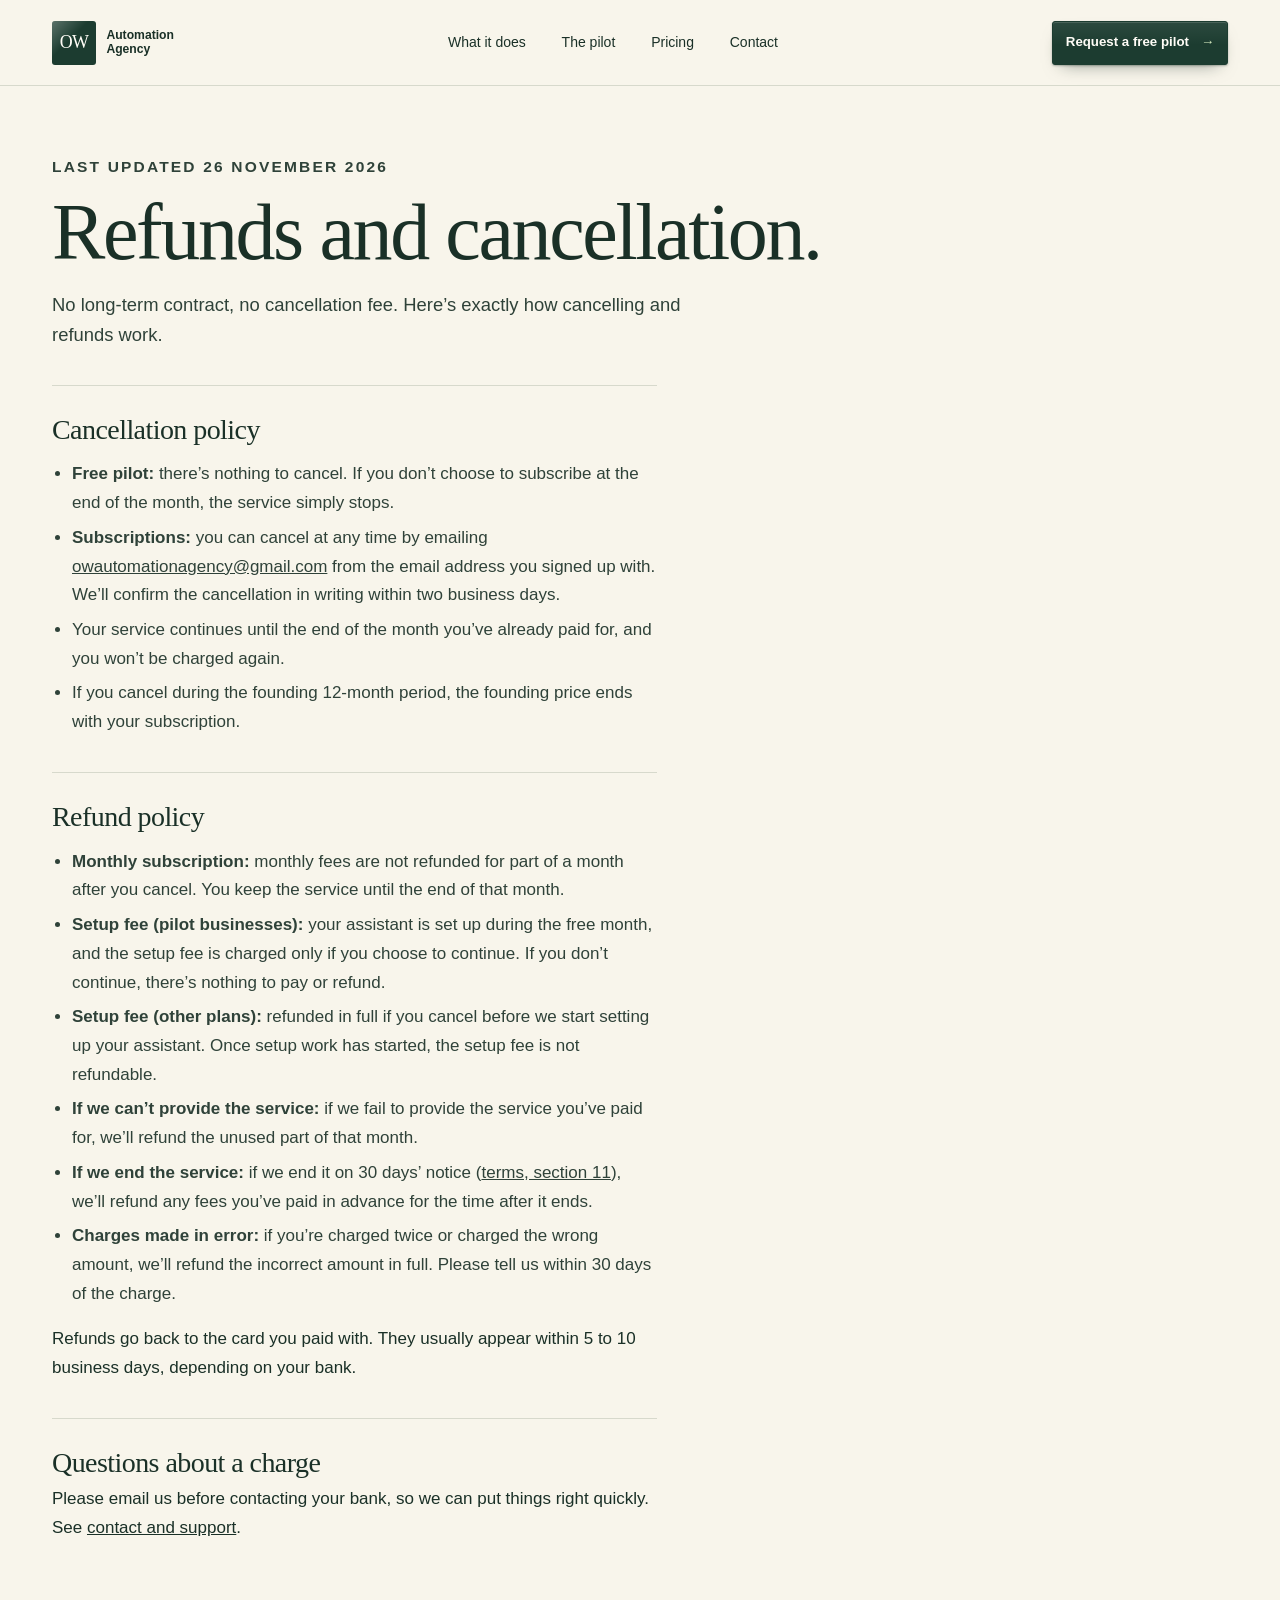
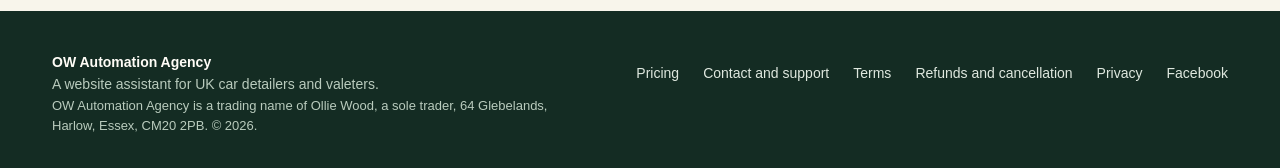
<file: refunds.html>
<!doctype html>
<html lang="en-GB">
<head>
  <meta charset="utf-8">
  <meta name="viewport" content="width=device-width, initial-scale=1">
  <title>Refunds and cancellation | OW Automation Agency</title>
  <meta name="description" content="How to cancel OW Automation Agency’s service, and when refunds apply.">
  <link rel="canonical" href="https://owautomationagency-pixel.github.io/refunds.html">
  <meta property="og:type" content="website">
  <meta property="og:site_name" content="OW Automation Agency">
  <meta property="og:locale" content="en_GB">
  <meta property="og:url" content="https://owautomationagency-pixel.github.io/refunds.html">
  <meta property="og:title" content="Refunds and cancellation">
  <meta property="og:description" content="How to cancel OW Automation Agency’s service, and when refunds apply.">
  <meta property="og:image" content="https://owautomationagency-pixel.github.io/og-image.jpg">
  <meta property="og:image:width" content="1200">
  <meta property="og:image:height" content="630">
  <meta property="og:image:alt" content="OW Automation Agency: a website assistant for UK car detailers and valeters. Free one-month pilot.">
  <meta name="twitter:card" content="summary_large_image">
  <link rel="icon" href="/favicon.svg" type="image/svg+xml">
  <link rel="icon" href="/favicon.ico" sizes="32x32">
  <link rel="apple-touch-icon" href="/apple-touch-icon.png">
  <meta name="theme-color" content="#f8f5eb">
  <link rel="stylesheet" href="site.css">
  <link rel="stylesheet" href="extra.css">
</head>
<body class="ow-site">
  <a class="ow-skip" href="#main-content">Skip to main content</a>
  <header class="ow-header">
    <div class="ow-wrap ow-nav-layout">
      <a class="ow-brand" href="/" aria-label="OW Automation Agency home"><span class="ow-brand-mark" aria-hidden="true">OW</span><span>Automation<br>Agency</span></a>
      <nav class="ow-nav" aria-label="Main navigation"><a href="/#what-it-does">What it does</a><a href="/#how-it-works">The pilot</a><a href="pricing.html">Pricing</a><a href="contact.html">Contact</a></nav>
      <div class="ow-nav-actions"><a class="ow-button ow-button-small" href="contact.html#pilot">Request a free pilot <span aria-hidden="true">→</span></a></div>
    </div>
  </header>

  <main id="main-content" class="ow-content ow-legal">
    <p class="ow-kicker">Last updated 26 November 2026</p>
    <h1>Refunds and cancellation.</h1>
    <p class="ow-lead">No long-term contract, no cancellation fee. Here’s exactly how cancelling and refunds work.</p>

    <section id="cancellation" aria-labelledby="cancellation-heading">
      <h2 id="cancellation-heading">Cancellation policy</h2>
      <ul>
        <li><strong>Free pilot:</strong> there’s nothing to cancel. If you don’t choose to subscribe at the end of the month, the service simply stops.</li>
        <li><strong>Subscriptions:</strong> you can cancel at any time by emailing <a href="mailto:owautomationagency@gmail.com">owautomationagency@gmail.com</a> from the email address you signed up with. We’ll confirm the cancellation in writing within two business days.</li>
        <li>Your service continues until the end of the month you’ve already paid for, and you won’t be charged again.</li>
        <li>If you cancel during the founding 12-month period, the founding price ends with your subscription.</li>
      </ul>
    </section>

    <section id="refunds" aria-labelledby="refunds-heading">
      <h2 id="refunds-heading">Refund policy</h2>
      <ul>
        <li><strong>Monthly subscription:</strong> monthly fees are not refunded for part of a month after you cancel. You keep the service until the end of that month.</li>
        <li><strong>Setup fee (pilot businesses):</strong> your assistant is set up during the free month, and the setup fee is charged only if you choose to continue. If you don’t continue, there’s nothing to pay or refund.</li>
        <li><strong>Setup fee (other plans):</strong> refunded in full if you cancel before we start setting up your assistant. Once setup work has started, the setup fee is not refundable.</li>
        <li><strong>If we can’t provide the service:</strong> if we fail to provide the service you’ve paid for, we’ll refund the unused part of that month.</li>
        <li><strong>If we end the service:</strong> if we end it on 30 days’ notice (<a href="terms.html#changes-heading">terms, section 11</a>), we’ll refund any fees you’ve paid in advance for the time after it ends.</li>
        <li><strong>Charges made in error:</strong> if you’re charged twice or charged the wrong amount, we’ll refund the incorrect amount in full. Please tell us within 30 days of the charge.</li>
      </ul>
      <p>Refunds go back to the card you paid with. They usually appear within 5 to 10 business days, depending on your bank.</p>
    </section>

    <section aria-labelledby="ask-heading">
      <h2 id="ask-heading">Questions about a charge</h2>
      <p>Please email us before contacting your bank, so we can put things right quickly. See <a href="contact.html">contact and support</a>.</p>
    </section>
  </main>

  <footer class="ow-footer">
    <div class="ow-wrap ow-footer-layout">
      <div>
        <strong>OW Automation Agency</strong>
        <p>A website assistant for UK car detailers and valeters.</p>
        <p class="ow-footer-legal">OW Automation Agency is a trading name of Ollie Wood, a sole trader, 64 Glebelands, Harlow, Essex, CM20 2PB. © 2026.</p>
      </div>
      <nav aria-label="Footer navigation"><a href="pricing.html">Pricing</a><a href="contact.html">Contact and support</a><a href="terms.html">Terms</a><a href="refunds.html">Refunds and cancellation</a><a href="privacy.html">Privacy</a>
        <a href="https://www.facebook.com/profile.php?id=61596957781779" rel="me noopener">Facebook</a></nav>
    </div>
  </footer>
</body>
</html>
</file>
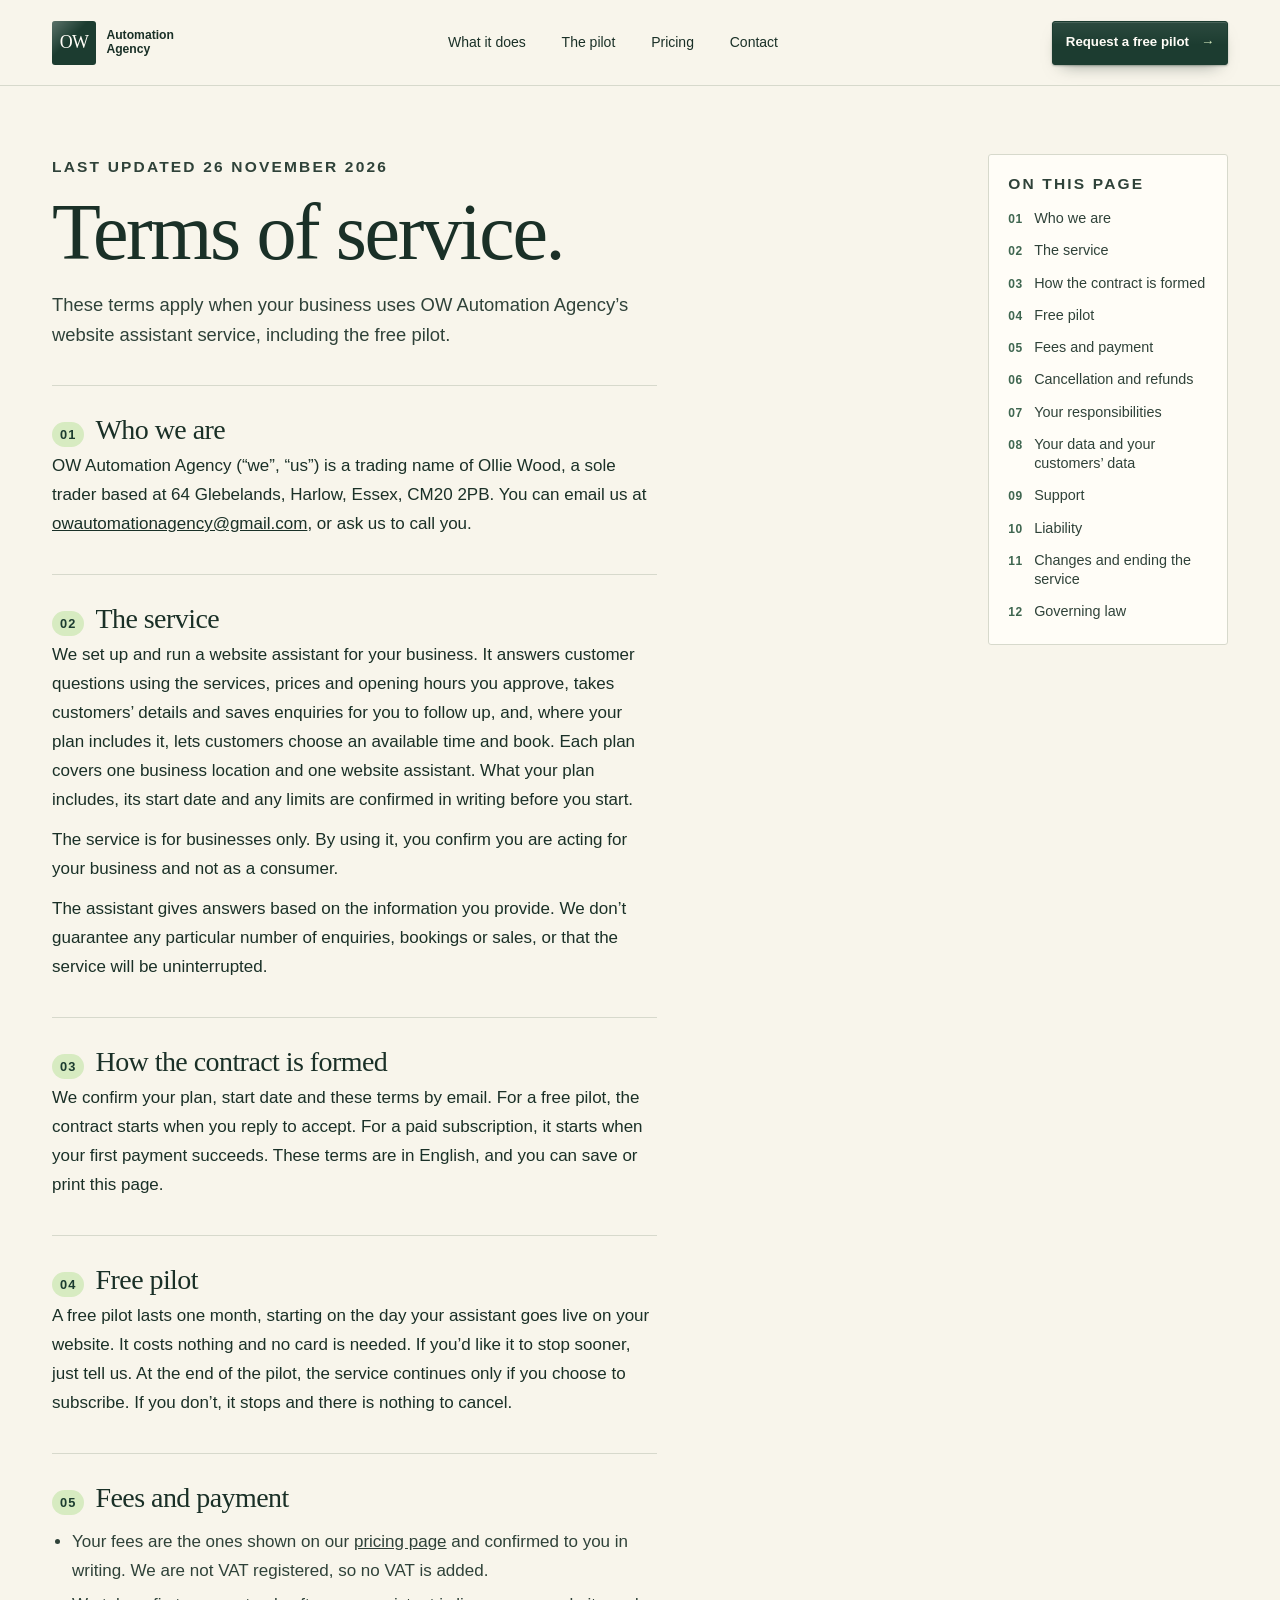
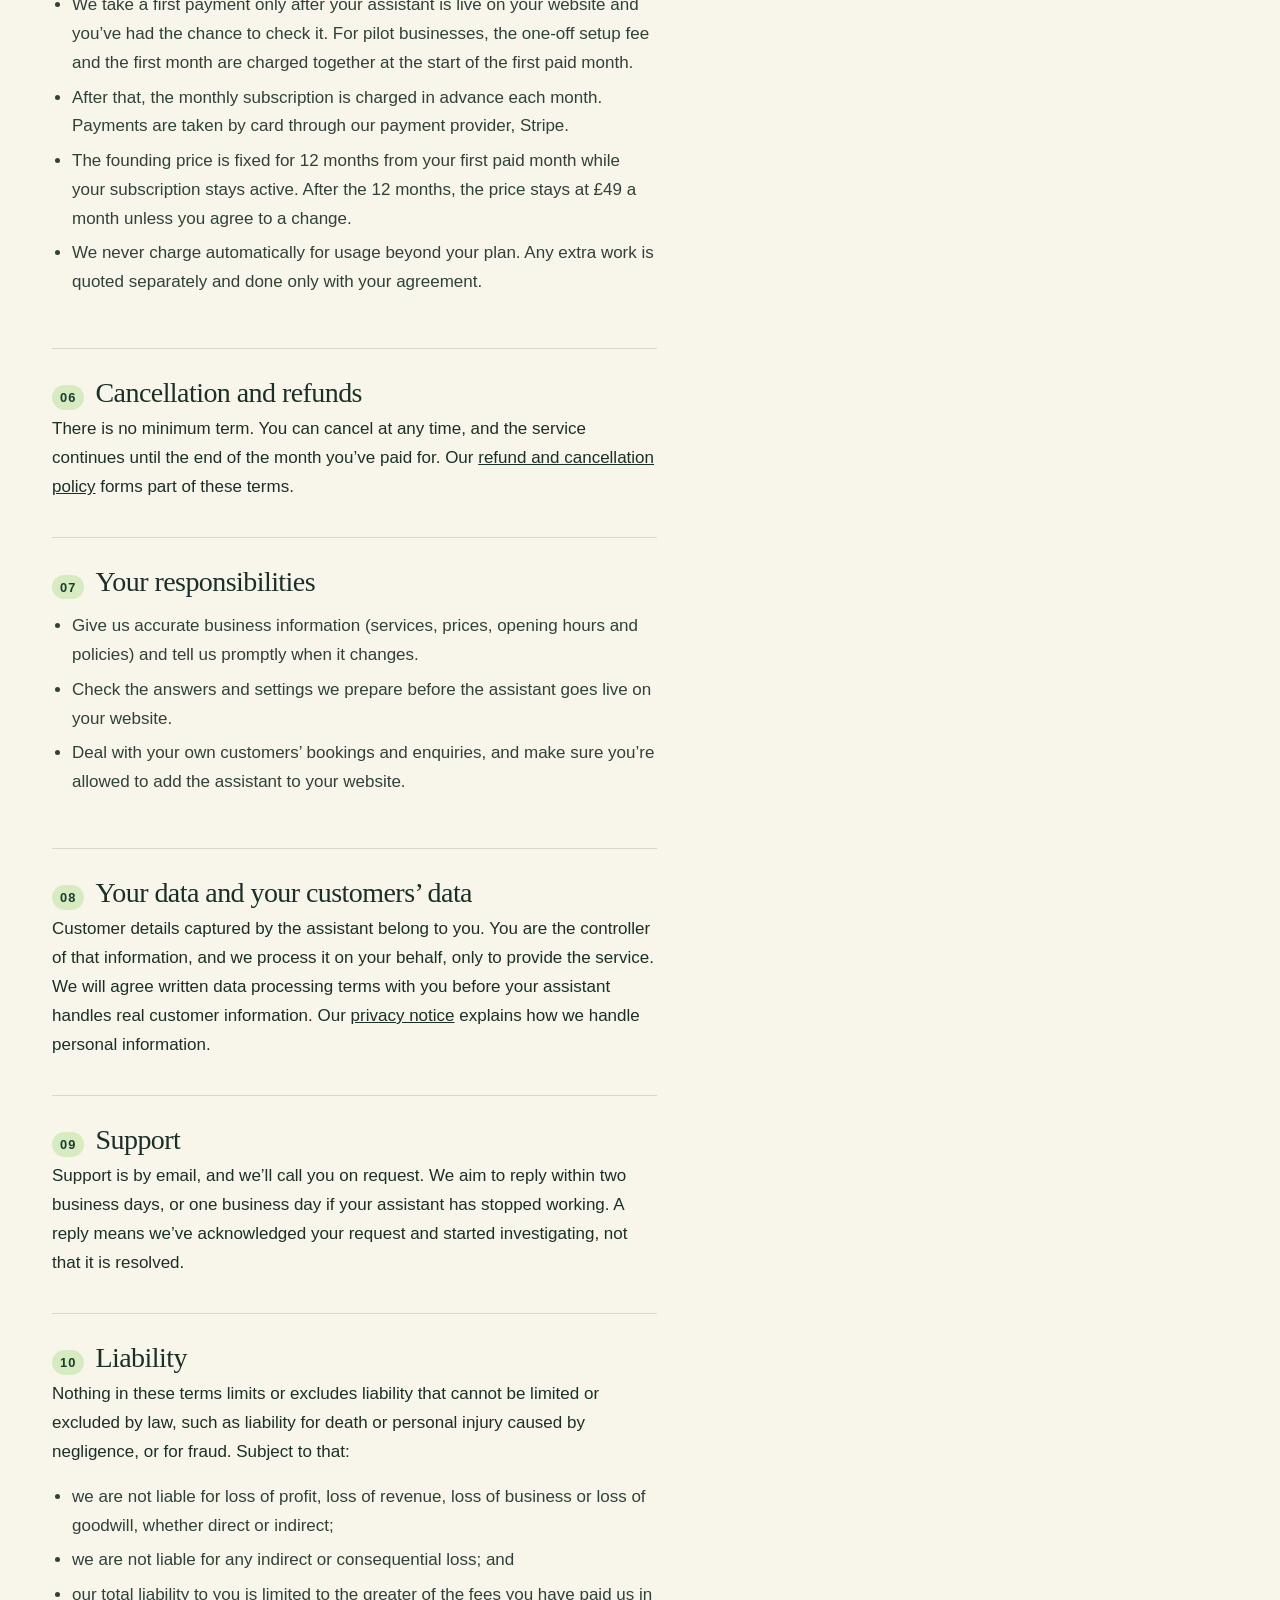
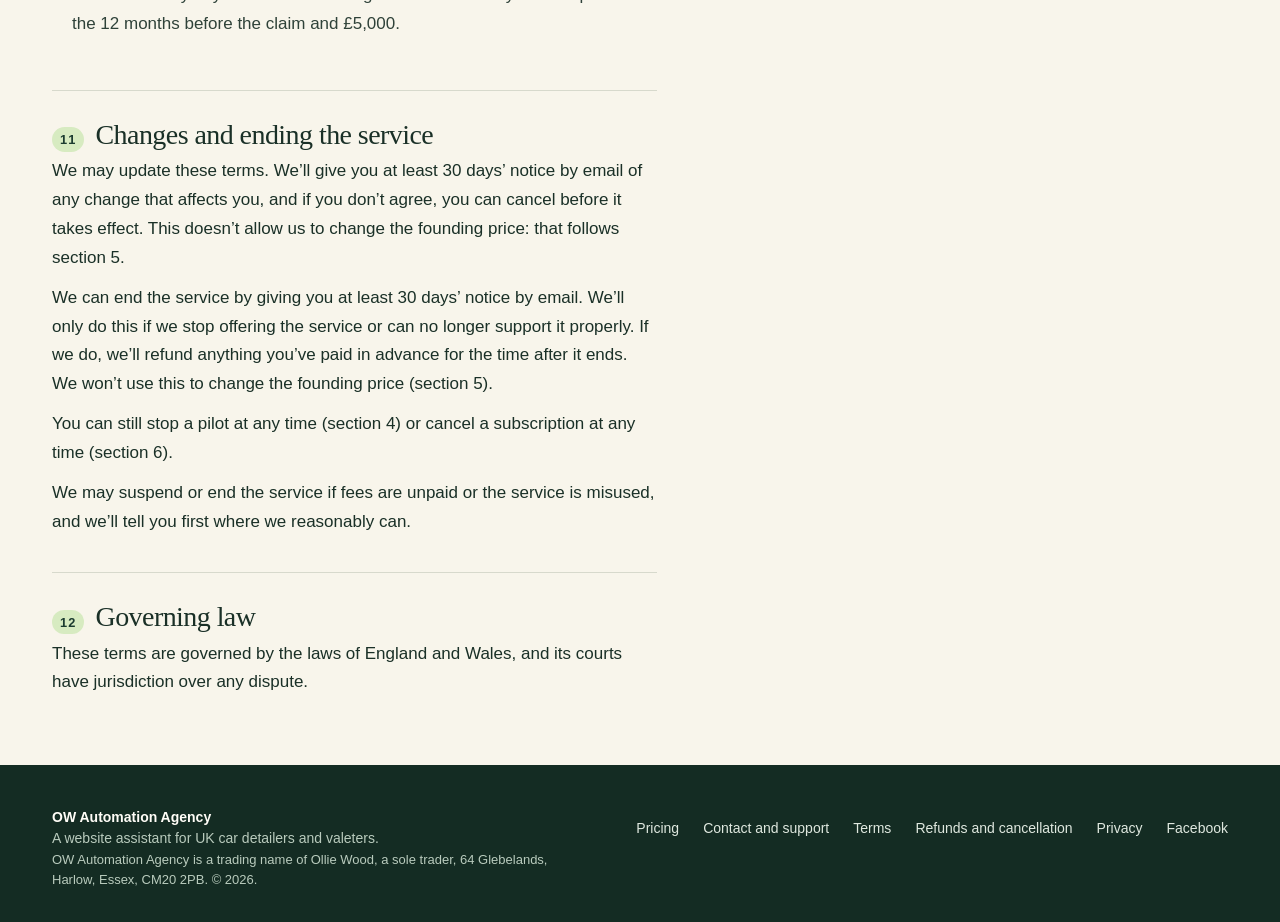
<file: terms.html>
<!doctype html>
<html lang="en-GB">
<head>
  <meta charset="utf-8">
  <meta name="viewport" content="width=device-width, initial-scale=1">
  <title>Terms of service | OW Automation Agency</title>
  <meta name="description" content="The terms for OW Automation Agency’s website assistant service for businesses.">
  <link rel="canonical" href="https://owautomationagency-pixel.github.io/terms.html">
  <meta property="og:type" content="website">
  <meta property="og:site_name" content="OW Automation Agency">
  <meta property="og:locale" content="en_GB">
  <meta property="og:url" content="https://owautomationagency-pixel.github.io/terms.html">
  <meta property="og:title" content="Terms of service">
  <meta property="og:description" content="The terms for OW Automation Agency’s website assistant service for businesses.">
  <meta property="og:image" content="https://owautomationagency-pixel.github.io/og-image.jpg">
  <meta property="og:image:width" content="1200">
  <meta property="og:image:height" content="630">
  <meta property="og:image:alt" content="OW Automation Agency: a website assistant for UK car detailers and valeters. Free one-month pilot.">
  <meta name="twitter:card" content="summary_large_image">
  <link rel="icon" href="/favicon.svg" type="image/svg+xml">
  <link rel="icon" href="/favicon.ico" sizes="32x32">
  <link rel="apple-touch-icon" href="/apple-touch-icon.png">
  <meta name="theme-color" content="#f8f5eb">
  <link rel="stylesheet" href="site.css">
  <link rel="stylesheet" href="extra.css">
</head>
<body class="ow-site">
  <a class="ow-skip" href="#main-content">Skip to main content</a>
  <header class="ow-header">
    <div class="ow-wrap ow-nav-layout">
      <a class="ow-brand" href="/" aria-label="OW Automation Agency home"><span class="ow-brand-mark" aria-hidden="true">OW</span><span>Automation<br>Agency</span></a>
      <nav class="ow-nav" aria-label="Main navigation"><a href="/#what-it-does">What it does</a><a href="/#how-it-works">The pilot</a><a href="pricing.html">Pricing</a><a href="contact.html">Contact</a></nav>
      <div class="ow-nav-actions"><a class="ow-button ow-button-small" href="contact.html#pilot">Request a free pilot <span aria-hidden="true">→</span></a></div>
    </div>
  </header>

  <main id="main-content" class="ow-content ow-legal">
    <p class="ow-kicker">Last updated 26 November 2026</p>
    <h1>Terms of service.</h1>
    <p class="ow-lead">These terms apply when your business uses OW Automation Agency’s website assistant service, including the free pilot.</p>
    <nav class="ow-toc" aria-label="On this page"><p class="ow-kicker">On this page</p><ul><li><a href="#who-heading">Who we are</a></li><li><a href="#service-heading">The service</a></li><li><a href="#contract-heading">How the contract is formed</a></li><li><a href="#pilot-heading">Free pilot</a></li><li><a href="#fees-heading">Fees and payment</a></li><li><a href="#cancel-heading">Cancellation and refunds</a></li><li><a href="#your-heading">Your responsibilities</a></li><li><a href="#data-heading">Your data and your customers’ data</a></li><li><a href="#support-heading">Support</a></li><li><a href="#liability-heading">Liability</a></li><li><a href="#changes-heading">Changes and ending the service</a></li><li><a href="#law-heading">Governing law</a></li></ul></nav>

    <section aria-labelledby="who-heading">
      <h2 id="who-heading"><span class="ow-num">1</span>Who we are</h2>
      <p>OW Automation Agency (“we”, “us”) is a trading name of Ollie Wood, a sole trader based at 64 Glebelands, Harlow, Essex, CM20 2PB. You can email us at <a href="mailto:owautomationagency@gmail.com">owautomationagency@gmail.com</a>, or ask us to call you.</p>
    </section>

    <section aria-labelledby="service-heading">
      <h2 id="service-heading"><span class="ow-num">2</span>The service</h2>
      <p>We set up and run a website assistant for your business. It answers customer questions using the services, prices and opening hours you approve, takes customers’ details and saves enquiries for you to follow up, and, where your plan includes it, lets customers choose an available time and book. Each plan covers one business location and one website assistant. What your plan includes, its start date and any limits are confirmed in writing before you start.</p>
      <p>The service is for businesses only. By using it, you confirm you are acting for your business and not as a consumer.</p>
      <p>The assistant gives answers based on the information you provide. We don’t guarantee any particular number of enquiries, bookings or sales, or that the service will be uninterrupted.</p>
    </section>

    <section aria-labelledby="contract-heading">
      <h2 id="contract-heading"><span class="ow-num">3</span>How the contract is formed</h2>
      <p>We confirm your plan, start date and these terms by email. For a free pilot, the contract starts when you reply to accept. For a paid subscription, it starts when your first payment succeeds. These terms are in English, and you can save or print this page.</p>
    </section>

    <section aria-labelledby="pilot-heading">
      <h2 id="pilot-heading"><span class="ow-num">4</span>Free pilot</h2>
      <p>A free pilot lasts one month, starting on the day your assistant goes live on your website. It costs nothing and no card is needed. If you’d like it to stop sooner, just tell us. At the end of the pilot, the service continues only if you choose to subscribe. If you don’t, it stops and there is nothing to cancel.</p>
    </section>

    <section aria-labelledby="fees-heading">
      <h2 id="fees-heading"><span class="ow-num">5</span>Fees and payment</h2>
      <ul>
        <li>Your fees are the ones shown on our <a href="pricing.html">pricing page</a> and confirmed to you in writing. We are not VAT registered, so no VAT is added.</li>
        <li>We take a first payment only after your assistant is live on your website and you’ve had the chance to check it. For pilot businesses, the one-off setup fee and the first month are charged together at the start of the first paid month.</li>
        <li>After that, the monthly subscription is charged in advance each month. Payments are taken by card through our payment provider, Stripe.</li>
        <li>The founding price is fixed for 12 months from your first paid month while your subscription stays active. After the 12 months, the price stays at £49 a month unless you agree to a change.</li>
        <li>We never charge automatically for usage beyond your plan. Any extra work is quoted separately and done only with your agreement.</li>
      </ul>
    </section>

    <section aria-labelledby="cancel-heading">
      <h2 id="cancel-heading"><span class="ow-num">6</span>Cancellation and refunds</h2>
      <p>There is no minimum term. You can cancel at any time, and the service continues until the end of the month you’ve paid for. Our <a href="refunds.html">refund and cancellation policy</a> forms part of these terms.</p>
    </section>

    <section aria-labelledby="your-heading">
      <h2 id="your-heading"><span class="ow-num">7</span>Your responsibilities</h2>
      <ul>
        <li>Give us accurate business information (services, prices, opening hours and policies) and tell us promptly when it changes.</li>
        <li>Check the answers and settings we prepare before the assistant goes live on your website.</li>
        <li>Deal with your own customers’ bookings and enquiries, and make sure you’re allowed to add the assistant to your website.</li>
      </ul>
    </section>

    <section aria-labelledby="data-heading">
      <h2 id="data-heading"><span class="ow-num">8</span>Your data and your customers’ data</h2>
      <p>Customer details captured by the assistant belong to you. You are the controller of that information, and we process it on your behalf, only to provide the service. We will agree written data processing terms with you before your assistant handles real customer information. Our <a href="privacy.html">privacy notice</a> explains how we handle personal information.</p>
    </section>

    <section aria-labelledby="support-heading">
      <h2 id="support-heading"><span class="ow-num">9</span>Support</h2>
      <p>Support is by email, and we’ll call you on request. We aim to reply within two business days, or one business day if your assistant has stopped working. A reply means we’ve acknowledged your request and started investigating, not that it is resolved.</p>
    </section>

    <section aria-labelledby="liability-heading">
      <h2 id="liability-heading"><span class="ow-num">10</span>Liability</h2>
      <p>Nothing in these terms limits or excludes liability that cannot be limited or excluded by law, such as liability for death or personal injury caused by negligence, or for fraud. Subject to that:</p>
      <ul>
        <li>we are not liable for loss of profit, loss of revenue, loss of business or loss of goodwill, whether direct or indirect;</li>
        <li>we are not liable for any indirect or consequential loss; and</li>
        <li>our total liability to you is limited to the greater of the fees you have paid us in the 12 months before the claim and £5,000.</li>
      </ul>
    </section>

    <section aria-labelledby="changes-heading">
      <h2 id="changes-heading"><span class="ow-num">11</span>Changes and ending the service</h2>
      <p>We may update these terms. We’ll give you at least 30 days’ notice by email of any change that affects you, and if you don’t agree, you can cancel before it takes effect. This doesn’t allow us to change the founding price: that follows section 5.</p>
      <p>We can end the service by giving you at least 30 days’ notice by email. We’ll only do this if we stop offering the service or can no longer support it properly. If we do, we’ll refund anything you’ve paid in advance for the time after it ends. We won’t use this to change the founding price (section 5).</p>
      <p>You can still stop a pilot at any time (section 4) or cancel a subscription at any time (section 6).</p>
      <p>We may suspend or end the service if fees are unpaid or the service is misused, and we’ll tell you first where we reasonably can.</p>
    </section>

    <section aria-labelledby="law-heading">
      <h2 id="law-heading"><span class="ow-num">12</span>Governing law</h2>
      <p>These terms are governed by the laws of England and Wales, and its courts have jurisdiction over any dispute.</p>
    </section>
  </main>

  <footer class="ow-footer">
    <div class="ow-wrap ow-footer-layout">
      <div>
        <strong>OW Automation Agency</strong>
        <p>A website assistant for UK car detailers and valeters.</p>
        <p class="ow-footer-legal">OW Automation Agency is a trading name of Ollie Wood, a sole trader, 64 Glebelands, Harlow, Essex, CM20 2PB. © 2026.</p>
      </div>
      <nav aria-label="Footer navigation"><a href="pricing.html">Pricing</a><a href="contact.html">Contact and support</a><a href="terms.html">Terms</a><a href="refunds.html">Refunds and cancellation</a><a href="privacy.html">Privacy</a>
        <a href="https://www.facebook.com/profile.php?id=61596957781779" rel="me noopener">Facebook</a></nav>
    </div>
  </footer>
</body>
</html>
</file>
<file: site.css>
:root {
  --ow-paper: #f8f5eb;
  --ow-surface: #fffdf7;
  --ow-ink: #1a3027;
  --ow-green: #1c3c30;
  --ow-muted: #52625a;
  --ow-soft: #e9eee2;
  --ow-line: #d7d9cc;
  --ow-accent: #d7ebc1;
  --ow-focus: #795618;
  --ow-display: Georgia, "Times New Roman", serif;
  --ow-body: Arial, Helvetica, sans-serif;
  --ow-wrap: 1220px;
}

.ow-site { margin: 0; background: var(--ow-paper); color: var(--ow-ink); font: 1rem/1.55 var(--ow-body); }
.ow-site *, .ow-site *::before, .ow-site *::after { box-sizing: border-box; }
.ow-site main { display: block; max-width: none; margin: 0; padding: 0; }
.ow-site a { color: inherit; }
.ow-site p { margin: 0; }
.ow-site :focus-visible { outline: 3px solid var(--ow-focus); outline-offset: 4px; }
.ow-wrap { width: min(100% - 104px, var(--ow-wrap)); margin-inline: auto; }
.ow-skip { position: absolute; z-index: 5; inset: .75rem auto auto .75rem; padding: .75rem 1rem; background: var(--ow-surface); transform: translateY(-160%); }
.ow-skip:focus { transform: translateY(0); }

.ow-site .ow-header { display: block; max-width: none; padding: 0; margin: 0; border-bottom: 1px solid var(--ow-line); }
.ow-nav-layout { min-height: 85px; display: flex; gap: 1rem 2rem; justify-content: space-between; align-items: center; }
.ow-brand { display: inline-flex; gap: .65rem; align-items: center; font-size: .76rem; font-weight: 700; line-height: 1.12; text-decoration: none; }
.ow-brand-mark { display: grid; place-items: center; position: relative; min-width: 44px; height: 44px; padding-right: 4px; background: var(--ow-green); color: var(--ow-surface); font-size: 1.12rem; letter-spacing: -.075em; }
.ow-brand-mark span { position: absolute; right: 4px; top: 4px; color: var(--ow-accent); font-size: .57rem; }
.ow-nav, .ow-nav-actions { display: flex; align-items: center; gap: clamp(.9rem, 2.8vw, 2.45rem); }
.ow-nav a, .ow-nav-actions > a:not(.ow-button), .ow-footer a { font-size: .875rem; text-underline-offset: .35em; text-decoration: none; }
.ow-nav a:hover, .ow-nav a[aria-current="page"], .ow-nav-actions > a:not(.ow-button):hover, .ow-footer a:hover { text-decoration: underline; }
.ow-nav-actions { gap: 1.25rem; }
.ow-nav a, .ow-nav-actions a { justify-content: center; min-height: 44px; display: inline-flex; align-items: center; }
.ow-site .ow-button { display: inline-flex; gap: .75rem; min-height: 49px; align-items: center; justify-content: center; background: var(--ow-green); border: 1px solid var(--ow-green); color: var(--ow-surface); padding: .68rem 1.1rem; text-decoration: none; font-size: .93rem; font-weight: 700; transition: background-color .16s ease; }
.ow-site .ow-button-small { min-height: 44px; padding: .55rem .8rem; font-size: .83rem; }
.ow-site .ow-button:hover { background: var(--ow-ink); }
.ow-button span { color: var(--ow-accent); }
.ow-inline { display: inline-flex; min-height: 44px; align-items: center; gap: .5rem; font-size: .9rem; font-weight: 700; text-underline-offset: .32em; }
.ow-actions { display: flex; align-items: center; flex-wrap: wrap; gap: .55rem 1.3rem; }

.ow-hero { display: grid; grid-template-columns: 1fr 1fr; gap: clamp(2rem, 5vw, 5.1rem); align-items: center; padding-block: clamp(3.2rem, 6.5vw, 6.1rem); }
.ow-hero-copy { min-width: 0; }
.ow-kicker { color: var(--ow-muted); font-size: .77rem; font-weight: 700; letter-spacing: .105em; text-transform: uppercase; line-height: 1.45; }
.ow-site h1, .ow-site h2 { font-family: var(--ow-display); font-weight: 400; letter-spacing: -.045em; }
.ow-site .ow-hero h1 { margin: .9rem 0 1.05rem; font-size: clamp(3.2rem, 6vw, 5.6rem); line-height: .98; letter-spacing: -.065em; }
.ow-hero h1 em { color: #3f6650; font-weight: inherit; }
.ow-site .ow-lead { color: var(--ow-muted); font-size: clamp(1.03rem, 1.44vw, 1.22rem); max-width: 46ch; line-height: 1.63; text-wrap: pretty; }
.ow-hero .ow-actions { margin-top: 1.4rem; }
.ow-site .ow-caption { margin-top: .8rem; color: var(--ow-muted); font-size: .79rem; }
.ow-hero-figure { min-width: 0; margin: 0; background: var(--ow-green); color: var(--ow-surface); }
.ow-hero-figure img { width: 100%; height: auto; aspect-ratio: 16 / 9; object-fit: cover; display: block; }
.ow-example { padding: clamp(1rem, 2.2vw, 1.65rem); }
.ow-example-name { display: flex; justify-content: space-between; gap: .5rem 1rem; flex-wrap: wrap; font-weight: 700; font-size: .9rem; }
.ow-example-name span { color: var(--ow-accent); font-weight: 400; font-size: .75rem; }
.ow-site .ow-example-question { margin-top: .85rem; padding-top: .75rem; font-size: .89rem; border-top: 1px solid #628273; }
.ow-site .ow-example-answer { margin-top: .3rem; font-size: .92rem; }
.ow-example-answer strong { color: var(--ow-accent); }
.ow-site .ow-example-link { display: inline-flex; align-items: center; gap: .45rem; min-height: 44px; margin-top: .35rem; color: var(--ow-accent); font-size: .84rem; text-underline-offset: .25em; }
.ow-site .ow-starting-price { color: var(--ow-green); font-weight: 700; }

.ow-section { padding-block: clamp(2.2rem, 5vw, 4.1rem); }
.ow-site .ow-section h2, .ow-site .ow-content h2 { line-height: 1.04; font-size: clamp(2rem, 4.2vw, 3.5rem); margin: .42rem 0 .55rem; }
.ow-site h3 { color: inherit; font-size: 1.09rem; font-weight: 700; line-height: 1.35; letter-spacing: -.02em; margin: 0 0 .5rem; }
.ow-features { display: grid; grid-template-columns: minmax(170px,.8fr) minmax(0,1.7fr); gap: 2rem clamp(2rem, 6vw, 5rem); border-top: 1px solid var(--ow-line); }
.ow-feature-list { display: grid; grid-template-columns: repeat(3,minmax(0,1fr)); gap: 1.2rem 1.6rem; }
.ow-feature-list p, .ow-steps p, .ow-faq p, .ow-close p, .ow-content p { color: var(--ow-muted); font-size: .97rem; line-height: 1.65; }
.ow-how { background: var(--ow-soft); }
.ow-steps { display: grid; grid-template-columns: repeat(3,minmax(0,1fr)); gap: .8rem 2.1rem; margin: 1.8rem 0 0; padding-inline-start: 1.1rem; }
.ow-steps li { padding: .7rem .25rem 0 .3rem; }
.ow-steps li::marker { color: var(--ow-muted); font: 700 .82rem/1 var(--ow-body); }
.ow-faq { display: grid; grid-template-columns: minmax(170px,.8fr) minmax(0,1.7fr); gap: 1.2rem clamp(2rem, 6vw, 5rem); }
.ow-faq details { border-bottom: 1px solid var(--ow-line); }
.ow-faq summary { cursor: pointer; font-weight: 700; padding: .9rem .1rem; }
.ow-site .ow-faq details p { margin: 0 0 .9rem .15rem; }
.ow-close { display: flex; justify-content: space-between; gap: 1.2rem 2rem; align-items: center; border-top: 1px solid var(--ow-line); }
.ow-site .ow-footer { display: block; max-width: none; padding: 0; margin: 0; border-top: 1px solid var(--ow-line); color: var(--ow-muted); font-size: .84rem; }
.ow-footer-layout { padding-block: 1.45rem; display: flex; flex-wrap: wrap; justify-content: space-between; gap: .4rem 1.4rem; align-items: center; }
.ow-footer strong { color: var(--ow-ink); }
.ow-footer nav { display: flex; flex-wrap: wrap; gap: 0 1.1rem; align-items: center; }
.ow-footer a { display: inline-flex; min-height: 44px; align-items: center; }

.ow-site main.ow-content { width: min(100% - 104px, 790px); padding-block: clamp(2.4rem, 5.3vw, 5.4rem); margin-inline: auto; }
.ow-site .ow-content h1 { font-size: clamp(3.15rem, 7vw, 5rem); line-height: 1; margin: .8rem 0 1rem; }
.ow-content section { border-top: 1px solid var(--ow-line); margin-top: 1.8rem; padding-top: 1rem; }
.ow-site .ow-content section h2 { font-size: clamp(1.6rem, 3.5vw, 2.45rem); }
.ow-site .ow-content section p + p { margin-top: .7rem; }
.ow-content .ow-actions { margin-top: .85rem; }
.ow-content .ow-notice { background: var(--ow-soft); padding: .8rem 1.05rem; border-left: 3px solid var(--ow-green); margin-top: 1.25rem; }

@media (max-width: 1000px) {
  .ow-wrap, .ow-site main.ow-content { width: calc(100% - 64px); }
  .ow-hero { grid-template-columns: 1.04fr 1fr; gap: 1.75rem; }
  .ow-site .ow-hero h1 { font-size: clamp(2.85rem, 6.45vw, 4.8rem); }
  .ow-features { grid-template-columns: 1fr; }
}
@media (max-width: 760px) {
  .ow-wrap, .ow-site main.ow-content { width: calc(100% - 40px); }
  .ow-nav-layout { min-height: 66px; padding-top: .65rem; flex-wrap: wrap; gap: .15rem .7rem; }
  .ow-nav-actions { gap: .7rem; }
  .ow-nav { order: 2; width: 100%; gap: 1.1rem; }
  .ow-nav a, .ow-nav-actions > a:not(.ow-button) { font-size: .8rem; }
  .ow-hero { grid-template-columns: 1fr; gap: 1.65rem; padding-block: 2.45rem 2.6rem; }
  .ow-site .ow-hero h1 { font-size: clamp(3rem, 9.85vw, 5rem); max-width: 12ch; }
  .ow-close, .ow-faq { display: grid; grid-template-columns: 1fr; }
}
@media (max-width: 520px) {
  .ow-wrap, .ow-site main.ow-content { width: calc(100% - 36px); }
  .ow-feature-list, .ow-steps { grid-template-columns: 1fr; }
  .ow-feature-list article + article { border-top: 1px solid var(--ow-line); padding-top: 1rem; }
  .ow-site .ow-button { padding-inline: .75rem; }
  .ow-nav-layout { align-items: start; }
  .ow-brand { font-size: .7rem; }
  .ow-brand-mark { min-width: 38px; height: 40px; }
}
@media (prefers-reduced-motion: reduce) {
  .ow-site *, .ow-site *::before, .ow-site *::after { transition-duration: 0s !important; }
}
</file>
<file: extra.css>
/* Additions for the public brochure site. site.css is copied unchanged from the product. */
.ow-plans { display: grid; grid-template-columns: repeat(auto-fit, minmax(220px, 1fr)); gap: 1rem; margin-top: 1.5rem; }
.ow-plan { background: var(--ow-surface); border: 1px solid var(--ow-line); border-radius: 6px; padding: 1.25rem; display: flex; flex-direction: column; gap: .5rem; }
.ow-plan-featured { border-color: var(--ow-green); box-shadow: 0 0 0 1px var(--ow-green) inset; }
.ow-site .ow-plan h3 { margin: 0; }
.ow-site .ow-content .ow-plan-price { font: 1.9rem/1.1 var(--ow-display); color: var(--ow-green); font-variant-numeric: lining-nums tabular-nums; }
.ow-site .ow-content .ow-plan-price small { font: .95rem/1.4 var(--ow-body); color: var(--ow-muted); }
.ow-site .ow-plan .ow-button { align-self: flex-start; margin-top: .25rem; }
.ow-site .ow-plan-setup { color: var(--ow-muted); font-size: .95rem; }
.ow-badge { align-self: flex-start; background: var(--ow-accent); color: var(--ow-green); border-radius: 999px; padding: .15rem .65rem; font-size: .85rem; font-weight: bold; }
.ow-site .ow-small { color: var(--ow-muted); font-size: .95rem; margin-top: 1rem; }
.ow-contact-card { background: var(--ow-surface); border: 1px solid var(--ow-line); border-radius: 6px; padding: 1.25rem; margin-top: 1rem; }
.ow-site .ow-contact-card p + p { margin-top: .5rem; }
.ow-footer-legal { margin-top: .5rem; color: var(--ow-muted); font-size: .9rem; }
.ow-site .ow-content ul { padding-left: 1.25rem; }
.ow-site .ow-content li + li { margin-top: .35rem; }
@media (max-width: 760px) { .ow-plans { grid-template-columns: 1fr; } }

/* ---- Design review, 23 Nov 2026 ---- */

/* Buttons: visible hover and press; one square corner style */
.ow-site .ow-button:hover { background: #2b5644; border-color: #2b5644; }
.ow-site .ow-button:active { background: #0f241c; transform: translateY(1px); }
.ow-site .ow-button span { transition: transform .16s ease; }
.ow-site .ow-button:hover span { transform: translateX(3px); }
.ow-site .ow-inline:hover { color: #3f6650; }
.ow-plan, .ow-contact-card { border-radius: 0; }

/* Hero: assurances instead of the tiny caption; chat bubbles */
.ow-site .ow-assurances { list-style: none; padding: 0; margin: 1rem 0 0; display: flex; flex-wrap: wrap; gap: .35rem 1.1rem; font-size: .9rem; color: var(--ow-ink); }
.ow-site .ow-assurances li { margin: 0; padding-left: 1.25rem; position: relative; }
.ow-site .ow-assurances li::before { content: '\2713'; position: absolute; left: 0; color: #3f6650; font-weight: 700; }
.ow-example-name { border-bottom: 1px solid #628273; padding-bottom: .6rem; margin-bottom: .2rem; }
.ow-example-name span { font-size: .8125rem; }
.ow-site .ow-example-question { width: fit-content; max-width: 85%; margin: .7rem 0 0 auto; padding: .5rem .8rem; border-top: 0; background: var(--ow-surface); color: var(--ow-ink); border-radius: 14px 14px 4px 14px; }
.ow-site .ow-example-answer { width: fit-content; max-width: 88%; margin-top: .4rem; padding: .5rem .8rem; background: #2b5242; border-radius: 14px 14px 14px 4px; }

/* What it does: heading on top, three numbered cards */
.ow-features { grid-template-columns: 1fr; gap: 1.6rem; }
.ow-site .ow-features h2 { max-width: 20ch; }
.ow-feature-list { counter-reset: feature; }
.ow-feature-list article { counter-increment: feature; background: var(--ow-surface); border: 1px solid var(--ow-line); border-top: 3px solid var(--ow-green); padding: 1.25rem 1.3rem 1.4rem; }
.ow-feature-list h3::before { content: '0' counter(feature); display: block; font: 400 1.6rem/1 var(--ow-display); color: #3f6650; margin-bottom: .55rem; }

/* How the pilot works: big step numbers, CTA after the steps */
.ow-steps { list-style: none; padding-inline-start: 0; counter-reset: step; }
.ow-steps li { counter-increment: step; border-top: 2px solid var(--ow-green); padding: 1rem 0 0; }
.ow-steps li::before { content: counter(step); display: block; font: 400 2.4rem/1 var(--ow-display); color: #3f6650; margin-bottom: .5rem; }
.ow-site .ow-steps li p + p { margin-top: .5rem; }
.ow-how .ow-actions { margin-top: 1.6rem; }

/* Who you'll deal with */
.ow-about { display: grid; grid-template-columns: minmax(170px,.8fr) minmax(0,1.7fr); gap: 1.2rem clamp(2rem, 6vw, 5rem); align-items: start; }
.ow-site .ow-about p:not(.ow-kicker) { color: var(--ow-ink); font-size: 1.08rem; line-height: 1.7; max-width: 52ch; }

/* FAQ: clear +/- instead of small triangles */
.ow-faq summary { list-style: none; display: flex; justify-content: space-between; align-items: center; gap: 1rem; min-height: 44px; }
.ow-faq summary::-webkit-details-marker { display: none; }
.ow-faq summary::after { content: '+'; font: 400 1.5rem/1 var(--ow-display); color: var(--ow-green); flex: none; }
.ow-faq details[open] > summary::after { content: '\2212'; }
.ow-faq summary:hover { text-decoration: underline; text-underline-offset: .3em; }

/* Closing ask: bold green panel */
.ow-close { background: var(--ow-green); color: var(--ow-surface); border-top: 0; padding: clamp(2rem,4vw,3rem) clamp(1.25rem,4vw,3rem); margin-block: clamp(1.5rem,4vw,3rem); }
.ow-site .ow-close p { color: #cfdccf; }
.ow-site .ow-close .ow-assurances { color: var(--ow-surface); }
.ow-site .ow-close .ow-assurances li::before { color: var(--ow-accent); }
.ow-site .ow-close .ow-button { background: var(--ow-accent); border-color: var(--ow-accent); color: var(--ow-green); }
.ow-site .ow-close .ow-button:hover { background: #c4e0a6; border-color: #c4e0a6; }
.ow-close .ow-button span { color: var(--ow-green); }
.ow-site .ow-close .ow-inline { color: var(--ow-accent); }
.ow-close :focus-visible { outline-color: var(--ow-accent); }

/* Pricing: the offer stands out, ticks for what's included */
.ow-plans { grid-template-columns: minmax(0, 560px); }
.ow-plan { padding: 1.6rem 1.6rem 1.8rem; gap: .75rem; }
.ow-site .ow-content .ow-plan-price { font-size: clamp(2.6rem, 6vw, 3.4rem); }
.ow-site .ow-content .ow-plan-then { font: 1.25rem/1.3 var(--ow-display); color: var(--ow-green); }
.ow-site .ow-content .ow-plan-then strong { font-weight: 700; }
.ow-site .ow-content .ow-plan ul { list-style: none; padding: .9rem 0 0; margin: 0; border-top: 1px solid var(--ow-line); }
.ow-site .ow-content .ow-plan li { position: relative; padding-left: 1.6rem; color: var(--ow-ink); }
.ow-site .ow-content .ow-plan li::before { content: '\2713'; position: absolute; left: 0; color: #3f6650; font-weight: 700; }

/* Keep price phrases together */
.ow-nowrap { white-space: nowrap; }

/* Contact: pilot request first, email is the focus */
.ow-site .ow-content .ow-pilot-request { border-top: 0; margin-top: 1.4rem; padding-top: 0; }
.ow-contact-card { border-top: 3px solid var(--ow-green); }
.ow-site .ow-contact-email { font: 1.25rem/1.3 var(--ow-display); overflow-wrap: anywhere; }
.ow-site .ow-contact-email strong { font: 700 1rem/1.3 var(--ow-body); }

/* Readable text pages: shorter lines, consistent list colour */
.ow-site main.ow-content > *, .ow-site .ow-content section > *:not(.ow-plans) { max-width: 68ch; }
.ow-site .ow-content li { color: var(--ow-muted); font-size: .97rem; line-height: 1.65; }
.ow-site .ow-legal section h2 { font-size: clamp(1.35rem, 2.4vw, 1.75rem); letter-spacing: -.02em; margin-bottom: .5rem; }
.ow-site .ow-legal p:not(.ow-kicker):not(.ow-lead), .ow-site .ow-legal li { color: var(--ow-ink); font-size: 1.0625rem; line-height: 1.7; }
.ow-site .ow-legal section { margin-top: 2.2rem; padding-top: 1.4rem; }
.ow-toc { margin-top: 1.6rem; padding: 1rem 1.2rem; background: var(--ow-soft); border-left: 3px solid var(--ow-green); }
.ow-site .ow-toc ul { columns: 2 15rem; column-gap: 2rem; list-style: none; padding: 0; margin: .4rem 0 0; }
.ow-site .ow-toc li { margin: 0; break-inside: avoid; }
.ow-site .ow-toc li + li { margin-top: 0; }
.ow-toc a { display: inline-flex; min-height: 44px; align-items: center; }

/* Small text readable outdoors */
.ow-kicker { font-size: .8125rem; }
.ow-site .ow-footer { font-size: .875rem; }

@media (max-width: 760px) {
  .ow-nav a { white-space: nowrap; font-size: .875rem; }
  .ow-toc { padding: .8rem 1rem; }
  .ow-toc a { min-height: 32px; padding: .2rem 0; }
  .ow-about { grid-template-columns: 1fr; }
}
@media (max-width: 520px) {
  .ow-brand { min-height: 44px; }
  .ow-brand-mark { height: 44px; }
  .ow-feature-list article + article { border-top: 3px solid var(--ow-green); padding-top: 1.25rem; }
  .ow-site .ow-button-small { padding: .55rem .7rem; }
  /* Headline and first button fit on small phones */
  .ow-site .ow-hero h1 { font-size: clamp(2.4rem, 11vw, 3rem); max-width: none; text-wrap: balance; margin: .6rem 0 .8rem; }
  .ow-hero h1 br { display: none; }
  .ow-hero { padding-block: 1.5rem 2rem; }
}
@media (prefers-reduced-motion: reduce) {
  .ow-site .ow-button:active, .ow-site .ow-button:hover span { transform: none; }
}

/* ==== Design pass 2, 23 Nov 2026: studio hero, crafted type, real objects ==== */
:root {
  --ow-body: -apple-system, BlinkMacSystemFont, "Segoe UI Variable Text", "Segoe UI", Roboto, "Helvetica Neue", Arial, sans-serif;
  --ow-text: #2f4239;
  --ow-studio: #0f2019;
  --ow-lacquer: radial-gradient(120% 140% at 12% 0%, #24503f 0%, #163126 46%, #0e1d17 100%);
  --ow-mint: #cfe8b6;
  --ow-shadow: 0 1px 0 rgba(28,60,48,.05), 0 22px 44px -30px rgba(28,60,48,.45);
}
.ow-site { font-family: var(--ow-body); -webkit-font-smoothing: antialiased; }
.ow-sr-only { position: absolute !important; width: 1px; height: 1px; overflow: hidden; clip: rect(0 0 0 0); white-space: nowrap; }

/* Type: open the tracking Georgia was never drawn for; balance headings; darker running text */
.ow-site h1, .ow-site h2 { letter-spacing: -.022em; font-kerning: normal; text-wrap: balance; }
.ow-site .ow-hero h1 { letter-spacing: -.032em; line-height: 1; }
.ow-site .ow-content h1 { letter-spacing: -.03em; line-height: 1.02; }
.ow-site h3 { font-weight: 600; }
.ow-feature-list p, .ow-steps p, .ow-faq p, .ow-content p, .ow-site .ow-content li, .ow-site .ow-lead { color: var(--ow-text); }
.ow-kicker { letter-spacing: .14em; font-weight: 600; }

/* Buttons: one radius system, a hint of specular edge */
.ow-site .ow-button { border-radius: 3px; font-weight: 600; box-shadow: inset 0 1px 0 rgba(255,255,255,.14), 0 1px 2px rgba(16,36,28,.3), 0 8px 18px -10px rgba(16,36,28,.55); background-image: linear-gradient(180deg, rgba(255,255,255,.07), rgba(255,255,255,0) 55%); transition: background-color .16s ease, box-shadow .16s ease, transform .16s ease; }
.ow-site .ow-button:hover { box-shadow: inset 0 1px 0 rgba(255,255,255,.18), 0 2px 4px rgba(16,36,28,.3), 0 14px 26px -12px rgba(16,36,28,.6); }
.ow-site .ow-button:active { box-shadow: inset 0 1px 2px rgba(0,0,0,.25); }

/* Brand mark: serif monogram with a reflection highlight instead of an arrow glyph */
.ow-brand-mark { font-family: var(--ow-display); font-weight: 400; letter-spacing: -.04em; border-radius: 3px; overflow: hidden; padding-right: 0; }
.ow-brand-mark::after { content: ""; position: absolute; inset: 0; background: linear-gradient(135deg, rgba(255,255,255,.28) 0%, rgba(255,255,255,0) 42%); pointer-events: none; }
.ow-brand { font-weight: 600; }

/* ---- Home hero: dark studio band ---- */
.ow-hero-band { background: var(--ow-lacquer); color: #f3f6f1; position: relative; overflow: hidden; box-shadow: inset 0 1px 0 rgba(255,255,255,.06); }
.ow-hero-band .ow-hero { grid-template-columns: minmax(0, 1fr) minmax(0, 1.08fr); padding-block: clamp(3rem, 6vw, 5.5rem); }
.ow-hero-band .ow-kicker { color: #a9c4b2; }
.ow-site .ow-hero-band h1 { color: #f3f6f1; }
.ow-hero-band h1 em { color: var(--ow-mint); }
.ow-site .ow-hero-band .ow-lead { color: #c3d0c7; }
.ow-site .ow-hero-band .ow-button { background-color: var(--ow-mint); border-color: var(--ow-mint); color: var(--ow-studio); }
.ow-site .ow-hero-band .ow-button:hover { background-color: #bfe0a0; border-color: #bfe0a0; }
.ow-hero-band .ow-button span { color: var(--ow-studio); }
.ow-site .ow-hero-band .ow-inline { color: var(--ow-mint); }
.ow-site .ow-hero-band .ow-assurances { color: #dfe8df; }
.ow-site .ow-hero-band .ow-assurances li::before { color: var(--ow-mint); }
.ow-hero-band :focus-visible { outline-color: var(--ow-mint); }
.ow-hero-figure { background: none; position: relative; }
.ow-photo { position: relative; overflow: hidden; border-radius: 3px; box-shadow: 0 0 0 1px rgba(255,255,255,.08), 0 40px 80px -40px rgba(0,0,0,.7); }
.ow-hero-figure .ow-photo img { aspect-ratio: 5 / 4; object-position: 64% 62%; filter: saturate(.9) contrast(1.06); }
.ow-photo::after { content: ""; position: absolute; inset: -40%; background: linear-gradient(105deg, transparent 42%, rgba(255,255,255,.05) 47%, rgba(255,255,255,.18) 50%, rgba(255,255,255,.04) 53%, transparent 58%); transform: translateX(-70%); pointer-events: none; }
@media (prefers-reduced-motion: no-preference) {
  .ow-photo::after { animation: ow-sweep 2.2s cubic-bezier(.2,.7,.2,1) .5s 1 both; }
  .ow-example > p:not(.ow-example-name) { animation: ow-rise .5s ease both; }
  .ow-example > p:nth-of-type(2) { animation-delay: .5s; } .ow-example > p:nth-of-type(3) { animation-delay: 1.1s; }
  .ow-example > p:nth-of-type(4) { animation-delay: 1.8s; } .ow-example > p:nth-of-type(5) { animation-delay: 2.4s; }
  .ow-example > p:nth-of-type(6) { animation-delay: 2.9s; }
}
@keyframes ow-sweep { to { transform: translateX(70%); } }
@keyframes ow-rise { from { opacity: 0; transform: translateY(8px); } }

/* Chat card floats over the photo like a phone screen */
.ow-hero-figure .ow-example { position: relative; z-index: 1; margin: -5.5rem 1.5rem 0 clamp(-2.5rem, -3vw, -1rem); background: #13281f; border-radius: 16px; padding: 1.1rem 1.1rem 1.2rem; box-shadow: 0 1px 0 rgba(255,255,255,.07) inset, 0 0 0 1px rgba(255,255,255,.06), 0 30px 60px -24px rgba(0,0,0,.7); }
.ow-example-name { border-bottom-color: #2f4a3e; }
.ow-site .ow-example-question { border-radius: 18px 18px 4px 18px; box-shadow: 0 1px 2px rgba(0,0,0,.25); }
.ow-site .ow-example-answer { background: #24493a; border-radius: 18px 18px 18px 4px; }
.ow-site .ow-example-input { margin-top: .9rem; border: 1px solid #3d5e50; border-radius: 999px; padding: .5rem .9rem; color: #9fb5a8; font-size: .85rem; }

/* ---- What it does: cards with real objects ---- */
.ow-feature-list { grid-template-columns: repeat(3, minmax(0, 1fr)); gap: 1.25rem; }
.ow-feature-list article { border: 1px solid rgba(28,60,48,.1); border-radius: 3px; padding: 1.4rem 1.4rem 1.6rem; box-shadow: var(--ow-shadow); position: relative; }
.ow-feature-list article::before { content: ""; position: absolute; inset: 0 1.4rem auto; height: 2px; background: linear-gradient(90deg, var(--ow-green), #3f6650 60%, transparent); }
.ow-feature-list h3::before { content: none; }
.ow-site .ow-feature-list h3 { font: 400 1.35rem/1.2 var(--ow-display); letter-spacing: -.01em; margin: 1.2rem 0 .5rem; }
.ow-vig { background: var(--ow-paper); border: 1px solid var(--ow-line); border-radius: 3px; padding: .85rem .9rem; font-size: .85rem; min-height: 9.6rem; }
.ow-site .ow-vig-label { display: flex; justify-content: space-between; align-items: center; color: var(--ow-ink); font-weight: 600; font-size: .8rem; margin-bottom: .55rem; }
.ow-vig-label span { font-weight: 600; font-size: .68rem; letter-spacing: .08em; text-transform: uppercase; color: var(--ow-muted); border: 1px solid var(--ow-line); border-radius: 999px; padding: .1rem .45rem; }
.ow-vig ul { list-style: none; margin: 0; padding: 0; }
.ow-vig-price li { display: flex; justify-content: space-between; gap: .5rem; padding: .3rem .1rem; border-bottom: 1px dotted #c9cbbd; color: var(--ow-text); font-variant-numeric: tabular-nums; }
.ow-vig-price li b { font-weight: 600; color: var(--ow-ink); }
.ow-vig-price li.is-on { background: var(--ow-accent); border-bottom-color: transparent; border-radius: 2px; padding-inline: .45rem; }
.ow-vig-slip dl { margin: 0; display: grid; gap: .3rem; }
.ow-vig-slip dl div { display: grid; grid-template-columns: 4.6rem 1fr; gap: .5rem; padding-bottom: .3rem; border-bottom: 1px dashed #d5d7c9; }
.ow-vig-slip dt { color: var(--ow-muted); }
.ow-vig-slip dd { margin: 0; color: var(--ow-ink); font-weight: 600; }
.ow-site .ow-vig-saved { margin-top: .6rem; display: inline-flex; gap: .4rem; align-items: center; background: var(--ow-accent); color: var(--ow-green); font-weight: 600; font-size: .78rem; padding: .2rem .55rem; border-radius: 999px; }
.ow-vig-saved::before { content: "\2713"; }
.ow-vig-slots ul { display: grid; grid-template-columns: repeat(3, 1fr); gap: .45rem; }
.ow-vig-slots li { text-align: center; padding: .45rem 0; border: 1px solid #c9cbbd; border-radius: 999px; color: var(--ow-ink); font-variant-numeric: tabular-nums; font-weight: 600; }
.ow-vig-slots li.is-taken { color: #6d7a73; text-decoration: line-through; border-style: dashed; font-weight: 400; }
.ow-vig-slots li.is-on { background: var(--ow-green); border-color: var(--ow-green); color: var(--ow-surface); }

/* ---- How the pilot works: timeline ---- */
.ow-how { box-shadow: inset 0 8px 16px -14px rgba(28,60,48,.25); }
.ow-steps { position: relative; gap: 1rem 2.5rem; }
.ow-steps::before { content: ""; position: absolute; left: 0; right: 0; top: 1.25rem; height: 1px; background: rgba(28,60,48,.25); }
.ow-steps li { border-top: 0; padding-top: 0; position: relative; }
.ow-steps li::before { position: relative; width: 2.5rem; height: 2.5rem; display: grid; place-items: center; border: 1px solid var(--ow-green); border-radius: 50%; background: var(--ow-soft); color: var(--ow-green); font: 600 1rem/1 var(--ow-body); font-variant-numeric: tabular-nums; margin-bottom: 1rem; }
.ow-steps li:last-child::before { background: var(--ow-green); color: var(--ow-mint); }
.ow-site .ow-steps li p + p { margin-top: .75rem; background: var(--ow-surface); border: 1px solid rgba(28,60,48,.18); border-radius: 3px; padding: .7rem .85rem; }
.ow-how .ow-actions { margin-top: 2.2rem; }

/* ---- Who you'll deal with: a signed note ---- */
.ow-about { border-top: 1px solid var(--ow-line); }
.ow-site .ow-about p:not(.ow-kicker):not(.ow-signoff) { font: italic 400 clamp(1.3rem, 2.1vw, 1.65rem)/1.5 var(--ow-display); color: var(--ow-ink); max-width: 34ch; text-wrap: pretty; }
.ow-site .ow-signoff { display: flex; align-items: center; gap: .8rem; margin-top: 1.4rem; font-size: .9rem; line-height: 1.35; color: var(--ow-muted); }
.ow-signoff strong { color: var(--ow-ink); font-weight: 600; }
.ow-avatar { flex: none; width: 46px; height: 46px; border-radius: 50%; background: var(--ow-green); color: var(--ow-mint); display: grid; place-items: center; font: 400 1rem var(--ow-display); letter-spacing: -.04em; position: relative; overflow: hidden; }
.ow-avatar::after { content: ""; position: absolute; inset: 0; background: linear-gradient(135deg, rgba(255,255,255,.25), transparent 45%); }

/* ---- FAQ ---- */
.ow-faq .ow-section-intro { position: sticky; top: 2rem; align-self: start; }
.ow-site .ow-faq summary { font-weight: 600; font-size: 1.0625rem; padding-block: 1.05rem; }
.ow-faq summary::after { transition: transform .2s ease; }
.ow-faq details[open] > summary::after { content: "+"; transform: rotate(45deg); }
.ow-faq details[open] { background: linear-gradient(90deg, rgba(215,235,193,.3), transparent 70%); }

/* ---- Closing panel: lacquer + gloss ---- */
.ow-close { background: var(--ow-lacquer); border-radius: 3px; position: relative; overflow: hidden; box-shadow: inset 0 1px 0 rgba(255,255,255,.07), 0 30px 60px -40px rgba(16,36,28,.6); }
.ow-close::after { content: ""; position: absolute; inset: -40%; background: linear-gradient(105deg, transparent 44%, rgba(255,255,255,.06) 50%, transparent 56%); pointer-events: none; }
.ow-close > * { position: relative; z-index: 1; }

/* ---- Footer: end on a strong note ---- */
.ow-site .ow-footer { background: #142c23; color: #b9cbbd; border-top: 0; }
.ow-footer strong { color: var(--ow-surface); }
.ow-site .ow-footer p { color: #b9cbbd; }
.ow-footer-layout { padding-block: 2.6rem 2rem; display: grid; grid-template-columns: 1fr auto; gap: 1.2rem 3rem; align-items: start; }
.ow-site .ow-footer-legal { color: #a3b8aa; font-size: .8125rem; }
.ow-footer nav { display: grid; grid-template-columns: repeat(2, max-content); gap: 0 1.75rem; }
.ow-site .ow-footer a { color: #dfe8df; }
.ow-site .ow-footer a:hover { color: var(--ow-mint); }
.ow-footer :focus-visible { outline-color: var(--ow-mint); }

/* ---- Pricing: dark price card ---- */
.ow-site .ow-content .ow-price-card-section { border-top: 0; }
.ow-plan-featured { background: var(--ow-lacquer); color: #e9efe9; border: 0; border-radius: 3px; box-shadow: inset 0 1px 0 rgba(255,255,255,.07), 0 30px 60px -32px rgba(16,36,28,.65); position: relative; overflow: hidden; padding: 1.8rem 1.8rem 2rem; }
.ow-plan-featured::after { content: ""; position: absolute; inset: -40%; background: linear-gradient(105deg, transparent 44%, rgba(255,255,255,.07) 50%, transparent 56%); pointer-events: none; }
.ow-plan-featured > * { position: relative; z-index: 1; }
.ow-site .ow-plan-featured h3 { color: #f3f6f1; font: 400 1.6rem/1.2 var(--ow-display); letter-spacing: -.015em; }
.ow-plan-featured .ow-badge { background: var(--ow-mint); color: var(--ow-studio); font-size: .72rem; letter-spacing: .08em; text-transform: uppercase; }
.ow-site .ow-content .ow-plan-featured .ow-plan-price { color: #f3f6f1; font: 650 clamp(3.4rem, 7vw, 4.4rem)/1 var(--ow-body); letter-spacing: -.045em; font-variant-numeric: lining-nums tabular-nums; }
.ow-cur { font-size: .5em; vertical-align: .72em; margin-right: .05em; font-weight: 500; }
.ow-site .ow-content .ow-plan-featured .ow-plan-price small { color: #b9cbbd; font: 400 .95rem/1.4 var(--ow-body); letter-spacing: 0; }
.ow-site .ow-content .ow-plan-featured .ow-plan-then { font: 600 1.15rem/1.35 var(--ow-body); color: var(--ow-mint); }
.ow-site .ow-content .ow-plan-featured p, .ow-site .ow-content .ow-plan-featured li { color: #dfe8df; }
.ow-site .ow-content .ow-plan-featured ul { border-top-color: rgba(255,255,255,.14); }
.ow-site .ow-content .ow-plan-featured li::before { color: var(--ow-mint); }
.ow-site .ow-plan-featured .ow-button { background-color: var(--ow-mint); border-color: var(--ow-mint); color: var(--ow-studio); align-self: stretch; }
.ow-plan-featured .ow-button span { color: var(--ow-studio); }
.ow-plan-featured :focus-visible { outline-color: var(--ow-mint); }
.ow-site .ow-plans { grid-template-columns: minmax(0, 1fr); }

/* ---- Contact ---- */
.ow-site .ow-contact-email { font: 600 clamp(.95rem, 4.2vw, 1.15rem)/1.3 var(--ow-body); overflow-wrap: normal; }
.ow-contact-email a { white-space: nowrap; }
.ow-contact-card { border: 1px solid rgba(28,60,48,.12); border-top: 3px solid var(--ow-green); border-radius: 3px; box-shadow: var(--ow-shadow); padding: 1.4rem 1.5rem; }
.ow-site .ow-contact-card p { color: var(--ow-text); }
.ow-site .ow-next { list-style: none; padding: 0; margin: 1.1rem 0 .4rem; display: flex; flex-wrap: wrap; gap: .5rem; counter-reset: next; }
.ow-site .ow-next li { counter-increment: next; display: inline-flex; align-items: center; gap: .5rem; margin: 0; background: var(--ow-surface); border: 1px solid rgba(28,60,48,.15); border-radius: 999px; padding: .35rem .8rem .35rem .4rem; font-size: .88rem; color: var(--ow-ink); }
.ow-next li::before { content: counter(next); width: 1.5rem; height: 1.5rem; border-radius: 50%; background: var(--ow-green); color: var(--ow-mint); display: grid; place-items: center; font-weight: 600; font-size: .78rem; }

/* ---- Legal pages: numbered eyebrows, quieter contents list ---- */
.ow-legal h2 .ow-num { display: block; font: 600 .78rem/1 var(--ow-body); letter-spacing: .12em; color: #3f6650; margin-bottom: .5rem; font-variant-numeric: tabular-nums; }
.ow-toc { background: var(--ow-surface); border: 1px solid var(--ow-line); border-radius: 3px; }
.ow-site .ow-toc ul { counter-reset: toc; }
.ow-site .ow-toc li { counter-increment: toc; }
.ow-toc a { text-decoration: none; gap: .7rem; }
.ow-toc a::before { content: counter(toc, decimal-leading-zero); font: 600 .75rem var(--ow-body); font-variant-numeric: tabular-nums; color: #3f6650; letter-spacing: .06em; }
.ow-toc a:hover, .ow-toc a:focus-visible { text-decoration: underline; text-underline-offset: .3em; }
.ow-legal section { scroll-margin-top: 1.5rem; }

/* ---- 404 ---- */
.ow-site .ow-404 { font: italic 400 clamp(6.5rem, 22vw, 13rem)/.9 var(--ow-display); letter-spacing: -.04em; margin: 0 0 .5rem; color: transparent; -webkit-text-stroke: 1.5px var(--ow-green); }

/* ---- Wide screens: use the right-hand space ---- */
@media (min-width: 1000px) {
  .ow-site main.ow-pricing-page, .ow-site main.ow-contact-page { width: min(100% - 104px, 1120px); display: grid; grid-template-columns: minmax(0, 1fr) 420px; column-gap: 4.5rem; align-items: start; }
  .ow-pricing-page > *, .ow-contact-page > * { grid-column: 1; }
  .ow-site .ow-pricing-page > .ow-price-card-section { grid-column: 2; grid-row: 1 / span 12; position: sticky; top: 2rem; margin-top: 0; padding-top: 0; }
  .ow-site .ow-contact-page > .ow-contact-card { grid-column: 2; grid-row: 1 / span 12; position: sticky; top: 2rem; margin-top: 0; }
  .ow-site main.ow-legal { width: min(100% - 104px, 1040px); display: grid; grid-template-columns: minmax(0, 68ch) 230px; column-gap: 4rem; align-items: start; }
  .ow-legal > * { grid-column: 1; }
  .ow-site .ow-legal > .ow-toc { grid-column: 2; grid-row: 1 / span 40; position: sticky; top: 2rem; margin-top: 0; }
  .ow-site .ow-legal .ow-toc ul { columns: 1; }
  .ow-toc a { min-height: 34px; font-size: .9rem; }
}

/* ---- Tablets and phones ---- */
@media (max-width: 1000px) { .ow-feature-list { grid-template-columns: 1fr 1fr; } .ow-feature-list article:last-child { grid-column: 1 / -1; } }
@media (max-width: 760px) {
  .ow-hero-band .ow-hero { grid-template-columns: 1fr; }
  .ow-hero-figure .ow-example { margin: -3rem .75rem 0; }
  .ow-feature-list { grid-template-columns: 1fr; } .ow-feature-list article:last-child { grid-column: auto; }
  .ow-steps::before { left: 1.25rem; right: auto; top: 0; bottom: 0; width: 1px; height: auto; }
  .ow-steps li { padding-left: 3.6rem; } .ow-steps li::before { position: absolute; left: 0; top: 0; margin: 0; }
  .ow-faq .ow-section-intro { position: static; }
  .ow-footer-layout { grid-template-columns: 1fr; }
}
@media (max-width: 520px) {
  .ow-feature-list article + article { border-top: 1px solid rgba(28,60,48,.1); padding-top: 1.4rem; }
  .ow-site .ow-nav-actions .ow-button { background-color: transparent; background-image: none; color: var(--ow-green); border: 1px solid rgba(28,60,48,.35); box-shadow: none; }
  .ow-site .ow-nav-actions .ow-button span { color: var(--ow-green); }
}
@media (prefers-reduced-motion: reduce) { .ow-faq summary::after { transition: none; } }

/* Design pass 2: tuning after first screenshots */
.ow-site .ow-hero-band .ow-hero h1 { font-size: clamp(3rem, 5.4vw, 5rem); }
.ow-hero-figure .ow-photo img { aspect-ratio: 16 / 11; object-position: 60% 70%; }
.ow-hero-figure .ow-example { margin-top: -3.2rem; margin-left: clamp(-2rem, -2.4vw, -.75rem); }
.ow-vig { min-height: 10.9rem; }
@media (max-width: 760px) { .ow-hero-figure .ow-example { margin: -2.2rem .75rem 0; } .ow-vig { min-height: 0; } }
@media (max-width: 520px) { .ow-site .ow-hero-band .ow-hero h1 { font-size: clamp(2.4rem, 11vw, 3rem); } }

/* Design pass 2: finishing fixes from the before/after judges */
body.ow-site { min-height: 100svh; display: flex; flex-direction: column; }
body.ow-site > main { flex: 1 0 auto; }
@media (min-width: 1000px) {
  /* One shared left edge with the header logo and footer */
  .ow-site main.ow-content, .ow-site main.ow-pricing-page, .ow-site main.ow-contact-page, .ow-site main.ow-legal { width: min(100% - 104px, var(--ow-wrap)); }
  .ow-site main.ow-content:not(.ow-pricing-page):not(.ow-contact-page):not(.ow-legal) > * { max-width: 68ch; }
  .ow-site main.ow-legal { grid-template-columns: minmax(0, 68ch) 240px; justify-content: space-between; }
  .ow-site main.ow-legal:not(:has(.ow-toc)) { display: block; }
  .ow-site main.ow-pricing-page, .ow-site main.ow-contact-page { grid-template-columns: minmax(0, 68ch) 420px; justify-content: space-between; }
  .ow-site .ow-pricing-page > .ow-lead, .ow-site .ow-contact-page > .ow-lead { max-width: 62ch; }
  .ow-toc a { min-height: 0; }
}
@media (min-width: 761px) {
  .ow-hero-figure .ow-example { margin-right: 0; }
  .ow-site .ow-faq h2, .ow-site .ow-about h2 { font-size: clamp(2rem, 3.3vw, 3rem); text-wrap: wrap; }
}
@media (min-width: 1001px) {
  .ow-feature-list { grid-template-rows: auto auto 1fr; }
  .ow-feature-list article { display: grid; grid-row: span 3; grid-template-rows: subgrid; row-gap: 0; }
  .ow-vig { min-height: 0; }
}
.ow-vig-price li.is-on { margin-inline: -.35rem; padding-inline: .45rem; }
.ow-vig-slots li.is-taken { color: #5f6c65; }
.ow-about { border-top: 0; }
.ow-site .ow-404 { margin: 0 0 1.25rem; }
.ow-footer nav { display: flex; flex-wrap: wrap; gap: 0 1.5rem; }
.ow-site .ow-next { flex-direction: column; align-items: flex-start; gap: .45rem; }
.ow-site .ow-next li { min-height: 2.4rem; }
.ow-toc a { align-items: baseline; padding-block: .4rem; line-height: 1.35; }
/* Legal section numbers match the contents list: 01, 02 ... */
.ow-legal { counter-reset: sec; }
.ow-legal section { counter-increment: sec; }
.ow-legal h2 .ow-num { display: inline-block; font-size: 0; margin: 0 .7rem 0 0; vertical-align: .3em; }
.ow-legal h2 .ow-num::before { content: counter(sec, decimal-leading-zero); font: 600 .8rem/1 var(--ow-body); letter-spacing: .08em; color: var(--ow-green); background: var(--ow-accent); border-radius: 999px; padding: .3rem .5rem; }
@media (max-width: 520px) {
  .ow-plan-featured .ow-badge { text-transform: none; letter-spacing: 0; font-size: .8rem; border-radius: 8px; }
}

/* Demo video (demo.html) and its teaser on the home page */
.ow-demo-video { margin: 1.5rem 0 2rem; }
.ow-demo-video video { display: block; width: 100%; height: auto; border-radius: 10px; background: #0e1d17; box-shadow: 0 12px 40px rgba(15, 32, 25, .18); }
.ow-demo-video figcaption { margin-top: .6rem; font-size: .9rem; color: #52625a; }
.ow-demo-steps { padding-left: 1.2rem; }
.ow-demo-steps li { margin: .5rem 0; }
.ow-demo-link { display: block; text-decoration: none; }
.ow-demo-frame { display: block; position: relative; border-radius: 10px; overflow: hidden; box-shadow: 0 12px 40px rgba(15, 32, 25, .18); }
.ow-demo-frame img { display: block; width: 100%; height: auto; }
.ow-demo-frame::before { content: ""; position: absolute; inset: 0; background: rgba(14, 29, 23, .28); transition: background .2s; }
.ow-demo-play { position: absolute; left: 50%; top: 50%; width: 84px; height: 84px; margin: -42px 0 0 -42px; border-radius: 50%; background: rgba(255, 253, 247, .95); box-shadow: 0 6px 24px rgba(0, 0, 0, .3); }
.ow-demo-play::after { content: ""; position: absolute; left: 34px; top: 26px; border-style: solid; border-width: 16px 0 16px 26px; border-color: transparent transparent transparent #1c3c30; }
.ow-demo-link:hover .ow-demo-frame::before, .ow-demo-link:focus-visible .ow-demo-frame::before { background: rgba(14, 29, 23, .12); }
.ow-demo-link .ow-button { margin-top: 1rem; }
}
</file>
